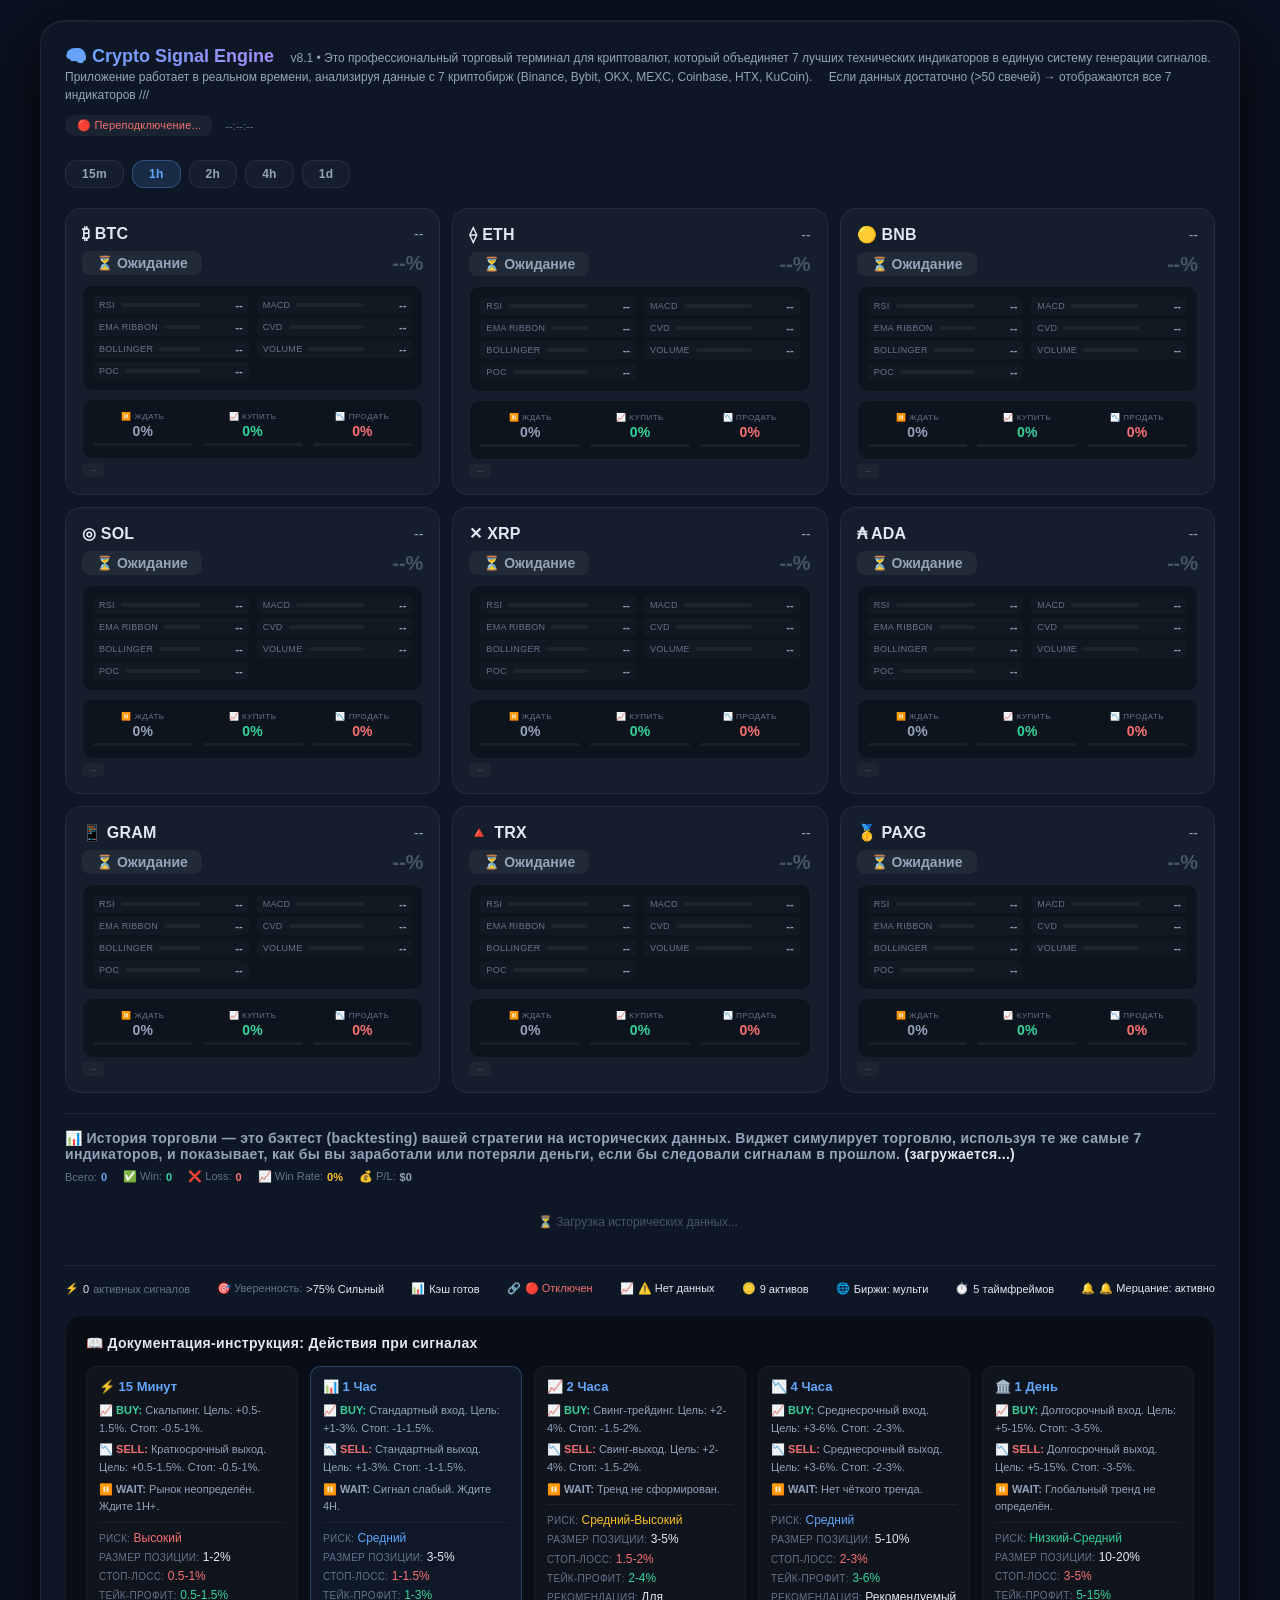
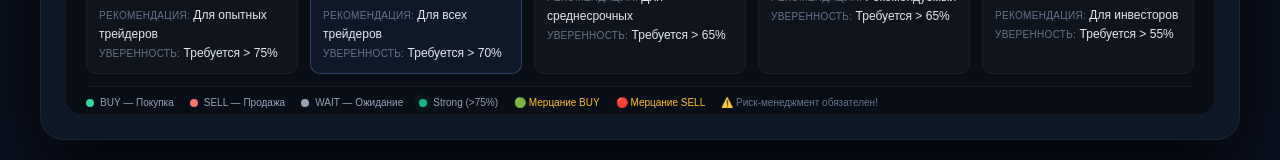
<file: widget-ALL.html>
<!DOCTYPE html>
<html lang="ru">
<head>
    <meta charset="UTF-8" />
    <meta name="viewport" content="width=device-width, initial-scale=1.0" />
    <title>Crypto Signal Widget — Все 7 Индикаторов</title>
    <style>
        /* ============================================================
               GLOBAL RESET & BASE STYLES
            ============================================================ */
        * {
            margin: 0;
            padding: 0;
            box-sizing: border-box;
        }

        body {
            background: #0b1120;
            display: flex;
            justify-content: center;
            align-items: flex-start;
            min-height: 100vh;
            font-family: 'Inter', -apple-system, BlinkMacSystemFont, 'Segoe UI', Roboto, sans-serif;
            padding: 20px;
            margin: 0;
        }

        #signal-widget {
            width: 100%;
            max-width: 1200px;
            margin: 0 auto;
        }

        /* ============================================================
               WIDGET CORE STYLES
            ============================================================ */
        .crypto-signal-widget {
            font-family: 'Inter', -apple-system, BlinkMacSystemFont, 'Segoe UI', Roboto, sans-serif;
            background: rgba(16, 24, 40, 0.92);
            backdrop-filter: blur(20px);
            -webkit-backdrop-filter: blur(20px);
            border-radius: 24px;
            padding: 24px;
            box-shadow: 0 20px 60px rgba(0, 0, 0, 0.8), inset 0 1px 0 rgba(255, 255, 255, 0.05);
            border: 1px solid rgba(255, 255, 255, 0.06);
            color: #e2e8f0;
            transition: all 0.3s ease;
        }

        .widget-header {
            display: flex;
            justify-content: space-between;
            align-items: center;
            margin-bottom: 24px;
            flex-wrap: wrap;
            gap: 12px;
        }

        .widget-title {
            font-size: 18px;
            font-weight: 700;
            background: linear-gradient(135deg, #60a5fa, #a78bfa);
            -webkit-background-clip: text;
            -webkit-text-fill-color: transparent;
            background-clip: text;
        }

        .widget-version {
            font-size: 12px;
            color: #94a3b8;
            margin-left: 12px;
            font-weight: 400;
            -webkit-text-fill-color: #94a3b8;
        }

        .widget-status-group {
            display: flex;
            align-items: center;
            gap: 12px;
            flex-wrap: wrap;
        }

        .ws-status {
            font-size: 11px;
            color: #94a3b8;
            background: rgba(255, 255, 255, 0.05);
            padding: 4px 12px;
            border-radius: 20px;
            font-weight: 500;
            letter-spacing: 0.2px;
        }

        .last-update {
            font-size: 11px;
            color: #64748b;
            font-weight: 400;
        }

        .tf-group {
            display: flex;
            gap: 8px;
            margin-bottom: 20px;
            flex-wrap: wrap;
        }

        .tf-btn {
            padding: 6px 16px;
            border-radius: 12px;
            border: 1px solid rgba(255, 255, 255, 0.08);
            background: rgba(255, 255, 255, 0.03);
            color: #94a3b8;
            font-size: 12px;
            font-weight: 600;
            cursor: pointer;
            transition: all 0.2s ease;
            letter-spacing: 0.3px;
            font-family: inherit;
            outline: none;
        }

        .tf-btn:hover {
            background: rgba(255, 255, 255, 0.08);
        }

        .tf-btn.active {
            background: rgba(96, 165, 250, 0.15);
            color: #60a5fa;
            border-color: rgba(96, 165, 250, 0.3);
        }

        /* ============================================================
               СИГНАЛЬНАЯ СЕТКА — КАРТОЧКИ
            ============================================================ */
        .signal-grid {
            display: grid;
            grid-template-columns: repeat(auto-fit, minmax(280px, 1fr));
            gap: 12px;
            margin-bottom: 16px;
        }

        .signal-card {
            background: rgba(255, 255, 255, 0.03);
            border-radius: 16px;
            padding: 16px;
            border: 1px solid rgba(255, 255, 255, 0.06);
            transition: all 0.3s ease;
            cursor: default;
            position: relative;
            overflow: visible;
        }

        .signal-card:hover {
            background: rgba(255, 255, 255, 0.06);
            border-color: rgba(96, 165, 250, 0.2);
            transform: translateY(-2px);
            box-shadow: 0 8px 25px rgba(0, 0, 0, 0.3);
        }

        /* ============================================================
               МЕРЦАЮЩАЯ ОБВОДКА
            ============================================================ */
        @keyframes glow-border-green-60 { 0% { border-color: rgba(52,211,153,0.2); } 50% { border-color: rgba(52,211,153,0.5); } 100% { border-color: rgba(52,211,153,0.2); } }
        @keyframes glow-border-green-65 { 0% { border-color: rgba(52,211,153,0.3); } 50% { border-color: rgba(52,211,153,0.6); } 100% { border-color: rgba(52,211,153,0.3); } }
        @keyframes glow-border-green-70 { 0% { border-color: rgba(52,211,153,0.4); } 50% { border-color: rgba(52,211,153,0.7); } 100% { border-color: rgba(52,211,153,0.4); } }
        @keyframes glow-border-green-75 { 0% { border-color: rgba(52,211,153,0.5); } 50% { border-color: #34d399; } 100% { border-color: rgba(52,211,153,0.5); } }
        @keyframes glow-border-green-80 { 0% { border-color: rgba(52,211,153,0.6); } 50% { border-color: #10b981; box-shadow:0 0 20px rgba(52,211,153,0.2); } 100% { border-color: rgba(52,211,153,0.6); } }

        @keyframes glow-border-red-60 { 0% { border-color: rgba(248,113,113,0.2); } 50% { border-color: rgba(248,113,113,0.5); } 100% { border-color: rgba(248,113,113,0.2); } }
        @keyframes glow-border-red-65 { 0% { border-color: rgba(248,113,113,0.3); } 50% { border-color: rgba(248,113,113,0.6); } 100% { border-color: rgba(248,113,113,0.3); } }
        @keyframes glow-border-red-70 { 0% { border-color: rgba(248,113,113,0.4); } 50% { border-color: rgba(248,113,113,0.7); } 100% { border-color: rgba(248,113,113,0.4); } }
        @keyframes glow-border-red-75 { 0% { border-color: rgba(248,113,113,0.5); } 50% { border-color: #f87171; } 100% { border-color: rgba(248,113,113,0.5); } }
        @keyframes glow-border-red-80 { 0% { border-color: rgba(248,113,113,0.6); } 50% { border-color: #ef4444; box-shadow:0 0 20px rgba(248,113,113,0.2); } 100% { border-color: rgba(248,113,113,0.6); } }

        .signal-card.buy-60 { animation: glow-border-green-60 2s ease-in-out infinite; }
        .signal-card.buy-65 { animation: glow-border-green-65 1.5s ease-in-out infinite; }
        .signal-card.buy-70 { animation: glow-border-green-70 1.2s ease-in-out infinite; }
        .signal-card.buy-75 { animation: glow-border-green-75 0.9s ease-in-out infinite; }
        .signal-card.buy-80 { animation: glow-border-green-80 0.6s ease-in-out infinite; }

        .signal-card.sell-60 { animation: glow-border-red-60 2s ease-in-out infinite; }
        .signal-card.sell-65 { animation: glow-border-red-65 1.5s ease-in-out infinite; }
        .signal-card.sell-70 { animation: glow-border-red-70 1.2s ease-in-out infinite; }
        .signal-card.sell-75 { animation: glow-border-red-75 0.9s ease-in-out infinite; }
        .signal-card.sell-80 { animation: glow-border-red-80 0.6s ease-in-out infinite; }

        .signal-card.neutral { animation: none !important; border-color: rgba(255,255,255,0.06) !important; box-shadow: none !important; }

        /* ============================================================
               БЭЙДЖ УРОВНЯ СИГНАЛА
            ============================================================ */
        .signal-strength-badge {
            position: absolute;
            top: 8px;
            right: 8px;
            font-size: 9px;
            font-weight: 700;
            padding: 2px 10px;
            border-radius: 20px;
            opacity: 0;
            transition: all 0.5s ease;
            letter-spacing: 0.5px;
            z-index: 5;
            text-transform: uppercase;
            pointer-events: none;
            border: 1px solid transparent;
        }
        .signal-strength-badge.visible { opacity: 1; }
        .signal-strength-badge.buy { background: rgba(52,211,153,0.15); color: #34d399; border-color: rgba(52,211,153,0.3); }
        .signal-strength-badge.buy-strong { background: rgba(52,211,153,0.25); color: #10b981; border-color: rgba(52,211,153,0.5); }
        .signal-strength-badge.sell { background: rgba(248,113,113,0.15); color: #f87171; border-color: rgba(248,113,113,0.3); }
        .signal-strength-badge.sell-strong { background: rgba(248,113,113,0.25); color: #ef4444; border-color: rgba(248,113,113,0.5); }

        /* ============================================================
               ВСЕ 7 ИНДИКАТОРОВ
            ============================================================ */
        .indicators-grid {
            display: grid;
            grid-template-columns: 1fr 1fr;
            gap: 4px 8px;
            margin: 10px 0 8px 0;
            padding: 10px;
            background: rgba(0, 0, 0, 0.3);
            border-radius: 10px;
            border: 1px solid rgba(255, 255, 255, 0.05);
            min-height: 70px;
        }

        .indicator-item {
            display: flex;
            justify-content: space-between;
            align-items: center;
            padding: 3px 6px;
            border-radius: 4px;
            font-size: 10px;
            font-weight: 500;
            transition: all 0.3s ease;
            background: rgba(255, 255, 255, 0.02);
        }

        .indicator-item .ind-label {
            color: #64748b;
            font-weight: 400;
            font-size: 9px;
            text-transform: uppercase;
            letter-spacing: 0.3px;
        }

        .indicator-item .ind-value {
            font-weight: 600;
            font-size: 11px;
            transition: color 0.3s ease;
            min-width: 36px;
            text-align: right;
        }

        .indicator-item .ind-value.bullish { color: #34d399; }
        .indicator-item .ind-value.bearish { color: #f87171; }
        .indicator-item .ind-value.neutral { color: #94a3b8; }
        .indicator-item .ind-value.strong-bullish { color: #10b981; text-shadow: 0 0 10px rgba(52,211,153,0.3); }
        .indicator-item .ind-value.strong-bearish { color: #ef4444; text-shadow: 0 0 10px rgba(248,113,113,0.3); }

        .indicator-bar-wrap {
            flex: 1;
            margin: 0 6px;
            height: 4px;
            background: rgba(255, 255, 255, 0.05);
            border-radius: 4px;
            overflow: hidden;
            position: relative;
        }
        .indicator-bar-fill {
            height: 100%;
            border-radius: 4px;
            transition: width 0.8s cubic-bezier(0.4, 0, 0.2, 1);
            width: 50%;
        }
        .indicator-bar-fill.bullish { background: linear-gradient(90deg, #34d399, #6ee7b7); }
        .indicator-bar-fill.bearish { background: linear-gradient(90deg, #f87171, #fca5a5); }
        .indicator-bar-fill.neutral { background: linear-gradient(90deg, #64748b, #94a3b8); }

        /* ============================================================
               ИНДИКАТОРЫ ДЕЙСТВИЙ (WAIT/BUY/SELL)
            ============================================================ */
        .action-indicators {
            display: flex;
            gap: 6px;
            margin: 8px 0 4px 0;
            padding: 8px;
            background: rgba(0, 0, 0, 0.3);
            border-radius: 10px;
            border: 1px solid rgba(255, 255, 255, 0.05);
        }

        .action-indicator {
            flex: 1;
            text-align: center;
            padding: 4px 2px;
            border-radius: 6px;
            font-size: 10px;
            font-weight: 600;
            letter-spacing: 0.2px;
            transition: all 0.4s ease;
            position: relative;
        }

        .action-indicator .label {
            display: block;
            font-size: 8px;
            font-weight: 400;
            color: #64748b;
            text-transform: uppercase;
            margin-bottom: 2px;
            letter-spacing: 0.5px;
        }

        .action-indicator .value {
            display: block;
            font-size: 14px;
            font-weight: 700;
            transition: color 0.3s ease;
        }

        .action-indicator .bar-bg {
            width: 100%;
            height: 3px;
            background: rgba(255, 255, 255, 0.05);
            border-radius: 4px;
            margin-top: 4px;
            overflow: hidden;
            position: relative;
        }

        .action-indicator .bar-fill {
            height: 100%;
            border-radius: 4px;
            transition: width 0.8s cubic-bezier(0.4, 0, 0.2, 1);
            width: 0%;
        }

        .action-indicator.wait .bar-fill { background: linear-gradient(90deg, #64748b, #94a3b8); }
        .action-indicator.buy .bar-fill { background: linear-gradient(90deg, #34d399, #6ee7b7); }
        .action-indicator.sell .bar-fill { background: linear-gradient(90deg, #f87171, #fca5a5); }

        .action-indicator.wait.active { background: rgba(148,163,184,0.1); }
        .action-indicator.buy.active { background: rgba(52,211,153,0.1); }
        .action-indicator.sell.active { background: rgba(248,113,113,0.1); }

        .action-indicator.wait .value { color: #94a3b8; }
        .action-indicator.buy .value { color: #34d399; }
        .action-indicator.sell .value { color: #f87171; }

        @keyframes pulse-glow { 0%,100% { opacity:1; } 50% { opacity:0.7; } }
        .action-indicator.active .value { animation: pulse-glow 2s ease-in-out infinite; }

        .card-footer {
            margin-top: 4px;
            display: flex;
            gap: 4px;
            flex-wrap: wrap;
        }

        .tf-signal {
            font-size: 9px;
            color: #475569;
            background: rgba(255, 255, 255, 0.03);
            padding: 2px 8px;
            border-radius: 4px;
            font-weight: 500;
            transition: color 0.3s ease;
        }

        .card-header {
            display: flex;
            justify-content: space-between;
            align-items: center;
            margin-bottom: 8px;
        }

        .asset-name {
            font-weight: 700;
            font-size: 16px;
            letter-spacing: 0.2px;
        }

        .asset-price {
            font-size: 14px;
            color: #94a3b8;
            font-weight: 500;
        }

        .card-body {
            display: flex;
            justify-content: space-between;
            align-items: center;
            margin-bottom: 10px;
        }

        .signal-direction {
            font-size: 14px;
            font-weight: 600;
            padding: 4px 14px;
            border-radius: 8px;
            background: rgba(255, 255, 255, 0.05);
            color: #94a3b8;
            transition: all 0.3s ease;
        }

        .signal-confidence {
            font-size: 20px;
            font-weight: 700;
            color: #475569;
            transition: color 0.3s ease;
        }

        /* ============================================================
               ИСТОРИЯ ТОРГОВЛИ
            ============================================================ */
        .trade-history-section {
            margin-top: 20px;
            padding-top: 16px;
            border-top: 1px solid rgba(255, 255, 255, 0.06);
        }

        .trade-history-header {
            display: flex;
            justify-content: space-between;
            align-items: center;
            margin-bottom: 12px;
            flex-wrap: wrap;
            gap: 8px;
        }

        .trade-history-title {
            font-size: 14px;
            font-weight: 600;
            color: #94a3b8;
            letter-spacing: 0.3px;
        }

        .trade-history-title span { color: #e2e8f0; }

        .trade-history-stats {
            display: flex;
            gap: 16px;
            font-size: 11px;
            color: #64748b;
            flex-wrap: wrap;
        }

        .trade-history-stats .stat-item {
            display: flex;
            align-items: center;
            gap: 4px;
        }
        .trade-history-stats .stat-value { font-weight: 600; color: #e2e8f0; }
        .stat-value.win { color: #34d399; }
        .stat-value.loss { color: #f87171; }
        .stat-value.total { color: #60a5fa; }

        .trade-history-grid {
            display: grid;
            grid-template-columns: repeat(auto-fit, minmax(280px, 1fr));
            gap: 10px;
            max-height: 300px;
            overflow-y: auto;
            padding-right: 4px;
        }

        .trade-history-grid::-webkit-scrollbar { width: 4px; }
        .trade-history-grid::-webkit-scrollbar-track { background: rgba(255,255,255,0.02); border-radius: 10px; }
        .trade-history-grid::-webkit-scrollbar-thumb { background: rgba(255,255,255,0.1); border-radius: 10px; }

        .trade-card {
            background: rgba(255, 255, 255, 0.03);
            border-radius: 10px;
            padding: 10px 12px;
            border: 1px solid rgba(255, 255, 255, 0.04);
            transition: all 0.2s ease;
            display: flex;
            justify-content: space-between;
            align-items: center;
        }

        .trade-card:hover {
            background: rgba(255, 255, 255, 0.06);
            border-color: rgba(255, 255, 255, 0.08);
        }

        .trade-card .trade-info { display: flex; flex-direction: column; gap: 2px; }
        .trade-card .trade-asset { font-weight: 600; font-size: 12px; color: #e2e8f0; }
        .trade-card .trade-detail { font-size: 10px; color: #64748b; }
        .trade-card .trade-result { text-align: right; }
        .trade-card .trade-profit { font-weight: 700; font-size: 13px; }
        .trade-card .trade-profit.positive { color: #34d399; }
        .trade-card .trade-profit.negative { color: #f87171; }
        .trade-card .trade-profit.neutral { color: #94a3b8; }
        .trade-card .trade-time { font-size: 9px; color: #475569; }

        .trade-direction-badge {
            font-size: 9px;
            padding: 2px 8px;
            border-radius: 4px;
            font-weight: 600;
        }
        .trade-direction-badge.buy-badge { background: rgba(52,211,153,0.15); color: #34d399; }
        .trade-direction-badge.sell-badge { background: rgba(248,113,113,0.15); color: #f87171; }

        /* ============================================================
               ФУТЕР
            ============================================================ */
        .widget-footer {
            display: flex;
            justify-content: space-between;
            font-size: 11px;
            color: #64748b;
            border-top: 1px solid rgba(255, 255, 255, 0.05);
            padding-top: 16px;
            margin-top: 16px;
            flex-wrap: wrap;
            gap: 8px;
        }
        .footer-stat { display: flex; align-items: center; gap: 4px; }
        .footer-stat span { color: #e2e8f0; font-weight: 500; }

        /* ============================================================
               ДОКУМЕНТАЦИЯ
            ============================================================ */
        .documentation-section {
            margin-top: 20px;
            padding: 16px 20px;
            background: rgba(0, 0, 0, 0.4);
            border-radius: 16px;
            border: 1px solid rgba(255, 255, 255, 0.05);
            font-size: 12px;
            line-height: 1.6;
            color: #94a3b8;
            max-height: 400px;
            overflow-y: auto;
        }

        .documentation-section::-webkit-scrollbar { width: 4px; }
        .documentation-section::-webkit-scrollbar-track { background: rgba(255,255,255,0.02); border-radius: 10px; }
        .documentation-section::-webkit-scrollbar-thumb { background: rgba(255,255,255,0.1); border-radius: 10px; }

        .documentation-section h3 {
            color: #e2e8f0;
            font-size: 14px;
            margin-bottom: 12px;
            font-weight: 600;
            letter-spacing: 0.3px;
        }

        .documentation-section .doc-grid {
            display: grid;
            grid-template-columns: repeat(auto-fit, minmax(200px, 1fr));
            gap: 12px;
            margin-bottom: 12px;
        }

        .documentation-section .doc-card {
            background: rgba(255, 255, 255, 0.03);
            border-radius: 10px;
            padding: 10px 12px;
            border: 1px solid rgba(255, 255, 255, 0.05);
        }

        .documentation-section .doc-card .tf-name {
            font-weight: 600;
            color: #60a5fa;
            font-size: 13px;
        }

        .documentation-section .doc-card .action-buy { color: #34d399; font-weight: 600; }
        .documentation-section .doc-card .action-sell { color: #f87171; font-weight: 600; }
        .documentation-section .doc-card .action-wait { color: #94a3b8; font-weight: 600; }

        .documentation-section .doc-card .risk-label {
            color: #64748b;
            font-size: 10px;
            text-transform: uppercase;
            letter-spacing: 0.3px;
        }
        .documentation-section .doc-card .risk-value { color: #e2e8f0; font-weight: 500; }

        .doc-legend {
            display: flex;
            gap: 16px;
            flex-wrap: wrap;
            padding: 8px 0;
            border-top: 1px solid rgba(255, 255, 255, 0.05);
            margin-top: 8px;
        }

        .doc-legend .legend-item {
            display: flex;
            align-items: center;
            gap: 6px;
            font-size: 10px;
            color: #94a3b8;
        }

        .doc-legend .legend-dot {
            width: 8px;
            height: 8px;
            border-radius: 50%;
            display: inline-block;
        }

        .doc-legend .legend-dot.buy-dot { background: #34d399; }
        .doc-legend .legend-dot.sell-dot { background: #f87171; }
        .doc-legend .legend-dot.wait-dot { background: #94a3b8; }
        .doc-legend .legend-dot.strong-dot { background: #10b981; box-shadow: 0 0 10px rgba(52,211,153,0.3); }

        /* ============================================================
               RESPONSIVE
            ============================================================ */
        @media (max-width: 640px) {
            .crypto-signal-widget { padding: 16px; }
            .signal-grid { grid-template-columns: 1fr; gap: 8px; }
            .signal-card { padding: 12px; }
            .widget-title { font-size: 16px; }
            .widget-version { display: none; }
            .widget-header { flex-direction: column; align-items: flex-start; }
            .widget-status-group { width: 100%; justify-content: space-between; }
            .action-indicators { flex-direction: row; gap: 4px; padding: 6px; }
            .action-indicator .value { font-size: 12px; }
            .action-indicator .label { font-size: 7px; }
            .indicators-grid { grid-template-columns: 1fr 1fr; gap: 3px 6px; padding: 8px; }
            .indicator-item { font-size: 9px; padding: 2px 4px; }
            .indicator-item .ind-value { font-size: 10px; min-width: 30px; }
            .trade-history-grid { grid-template-columns: 1fr; max-height: 200px; }
            .trade-history-stats { font-size: 10px; gap: 8px; }
            .signal-strength-badge { font-size: 7px; padding: 1px 6px; top: 4px; right: 4px; }
        }

        @media (max-width: 400px) {
            .indicators-grid { grid-template-columns: 1fr 1fr; }
        }

        ::-webkit-scrollbar { width: 4px; height: 4px; }
        ::-webkit-scrollbar-track { background: rgba(255,255,255,0.02); border-radius: 10px; }
        ::-webkit-scrollbar-thumb { background: rgba(255,255,255,0.1); border-radius: 10px; }
        ::-webkit-scrollbar-thumb:hover { background: rgba(255,255,255,0.2); }
    </style>
</head>
<body>

    <div id="signal-widget"></div>

    <script>
        /**
         * ================================================================
         *  CRYPTO SIGNAL WIDGET — ИСПРАВЛЕННАЯ ВЕРСИЯ 8.1
         *  
         *  ИСПРАВЛЕНИЯ:
         *  - Исправлена ошибка с createEmptySignal при вызове без параметров
         *  - Добавлены проверки на существование DOM элементов
         *  - Исправлена обработка индикаторов при пустых данных
         *  - Улучшена отказоустойчивость загрузчика
         *  - Исправлено обновление UI при отсутствии данных
         * ================================================================
         */

        (function() {
            'use strict';

            // ============================================================
            //  КОНФИГУРАЦИЯ
            // ============================================================

            const CONFIG = {
                assets: ['BTC', 'ETH', 'BNB', 'SOL', 'XRP', 'ADA', 'GRAM', 'TRX', 'PAXG'],
                symbolMap: {
                    'BTC': 'BTCUSDT',
                    'ETH': 'ETHUSDT',
                    'BNB': 'BNBUSDT',
                    'SOL': 'SOLUSDT',
                    'XRP': 'XRPUSDT',
                    'ADA': 'ADAUSDT',
                    'GRAM': 'GRAMUSDT',
                    'TRX': 'TRXUSDT',
                    'PAXG': 'PAXGUSDT'
                },
                timeframes: ['15m', '1h', '2h', '4h', '1d'],
                wsEndpoint: 'wss://stream.binance.com:9443/ws',
                cacheTTL: 300000,
                maxCandles: 1000,
                historyCandles: 1500,
                minCandlesRequired: 50,
                trading: {
                    minConfidence: 65,
                    minProfitPercent: 1.0,
                    maxLossPercent: 2.0,
                    positionSize: 1000
                }
            };

            // ============================================================
            //  МУЛЬТИ-БИРЖЕВОЙ ЗАГРУЗЧИК
            // ============================================================

            const EXCHANGE_CONFIG = {
                restEndpoints: [
                    { id: 'binance', url: 'https://api.binance.com/api/v3/klines', format: 'binance' },
                    { id: 'bybit', url: 'https://api.bybit.com/v5/market/kline', format: 'bybit' },
                    { id: 'okx', url: 'https://www.okx.com/api/v5/market/history-candles', format: 'okx' },
                    { id: 'mexc', url: 'https://api.mexc.com/api/v3/klines', format: 'binance' },
                    { id: 'coinbase', url: 'https://api.exchange.coinbase.com/products', format: 'coinbase' },
                    { id: 'htx', url: 'https://api.huobi.pro/market/history/kline', format: 'htx' },
                    { id: 'kucoin', url: 'https://api.kucoin.com/api/v1/market/candles', format: 'kucoin' }
                ],
                timeout: 8000
            };

            const ASSET_DISPLAY_NAMES = {
                'BTC': '₿ BTC',
                'ETH': '⟠ ETH',
                'BNB': '🟡 BNB',
                'SOL': '◎ SOL',
                'XRP': '✕ XRP',
                'ADA': '₳ ADA',
                'GRAM': '📱 GRAM',
                'TRX': '🔺 TRX',
                'PAXG': '🥇 PAXG'
            };

            const INDICATOR_LABELS = {
                rsi: 'RSI',
                macd: 'MACD',
                ema: 'EMA Ribbon',
                cvd: 'CVD',
                bb: 'Bollinger',
                volume: 'Volume',
                poc: 'POC'
            };

            // ============================================================
            //  ДОКУМЕНТАЦИЯ
            // ============================================================

            const TRADING_GUIDE = {
                '15m': {
                    name: '15 Минут',
                    icon: '⚡',
                    action: { BUY: 'Скальпинг. Цель: +0.5-1.5%. Стоп: -0.5-1%.', SELL: 'Краткосрочный выход. Цель: +0.5-1.5%. Стоп: -0.5-1%.', WAIT: 'Рынок неопределён. Ждите 1H+.' },
                    risk: 'Высокий',
                    riskLevel: 'high',
                    recommended: 'Для опытных трейдеров',
                    positionSize: '1-2%',
                    stopLoss: '0.5-1%',
                    takeProfit: '0.5-1.5%',
                    confidence: 'Требуется > 75%'
                },
                '1h': {
                    name: '1 Час',
                    icon: '📊',
                    action: { BUY: 'Стандартный вход. Цель: +1-3%. Стоп: -1-1.5%.', SELL: 'Стандартный выход. Цель: +1-3%. Стоп: -1-1.5%.', WAIT: 'Сигнал слабый. Ждите 4H.' },
                    risk: 'Средний',
                    riskLevel: 'medium',
                    recommended: 'Для всех трейдеров',
                    positionSize: '3-5%',
                    stopLoss: '1-1.5%',
                    takeProfit: '1-3%',
                    confidence: 'Требуется > 70%'
                },
                '2h': {
                    name: '2 Часа',
                    icon: '📈',
                    action: { BUY: 'Свинг-трейдинг. Цель: +2-4%. Стоп: -1.5-2%.', SELL: 'Свинг-выход. Цель: +2-4%. Стоп: -1.5-2%.', WAIT: 'Тренд не сформирован.' },
                    risk: 'Средний-Высокий',
                    riskLevel: 'medium-high',
                    recommended: 'Для среднесрочных',
                    positionSize: '3-5%',
                    stopLoss: '1.5-2%',
                    takeProfit: '2-4%',
                    confidence: 'Требуется > 65%'
                },
                '4h': {
                    name: '4 Часа',
                    icon: '📉',
                    action: { BUY: 'Среднесрочный вход. Цель: +3-6%. Стоп: -2-3%.', SELL: 'Среднесрочный выход. Цель: +3-6%. Стоп: -2-3%.', WAIT: 'Нет чёткого тренда.' },
                    risk: 'Средний',
                    riskLevel: 'medium',
                    recommended: 'Рекомендуемый',
                    positionSize: '5-10%',
                    stopLoss: '2-3%',
                    takeProfit: '3-6%',
                    confidence: 'Требуется > 65%'
                },
                '1d': {
                    name: '1 День',
                    icon: '🏛️',
                    action: { BUY: 'Долгосрочный вход. Цель: +5-15%. Стоп: -3-5%.', SELL: 'Долгосрочный выход. Цель: +5-15%. Стоп: -3-5%.', WAIT: 'Глобальный тренд не определён.' },
                    risk: 'Низкий-Средний',
                    riskLevel: 'low-medium',
                    recommended: 'Для инвесторов',
                    positionSize: '10-20%',
                    stopLoss: '3-5%',
                    takeProfit: '5-15%',
                    confidence: 'Требуется > 55%'
                }
            };

            // ============================================================
            //  СОСТОЯНИЕ
            // ============================================================

            const state = {
                marketData: new Map(),
                signals: new Map(),
                actionScores: new Map(),
                indicatorScores: new Map(),
                tradeHistory: [],
                tradeStats: { totalTrades: 0, wins: 0, losses: 0, totalProfit: 0, winRate: 0, avgProfit: 0 },
                ws: null,
                reconnectAttempts: 0,
                maxReconnectAttempts: 10,
                isConnected: false,
                updateInterval: null,
                signalThrottle: null,
                currentTF: '1h',
                historyLoaded: false,
                assetAvailability: {},
                loadingStatus: {},
                dataLoadAttempts: {}
            };

            const cache = new Map();
            const els = {};

            // ============================================================
            //  МУЛЬТИ-БИРЖЕВОЙ ЗАГРУЗЧИК
            // ============================================================

            async function fetchHistoricalData(symbol, limit, interval) {
                limit = limit || CONFIG.historyCandles;
                interval = interval || '1h';

                const intervalMap = {
                    '15m': { binance: '15m', bybit: '15', okx: '15m', mexc: '15m', htx: '15min', kucoin: '15min' },
                    '1h': { binance: '1h', bybit: '60', okx: '1H', mexc: '1h', htx: '60min', kucoin: '1hour' },
                    '2h': { binance: '2h', bybit: '120', okx: '2H', mexc: '2h', htx: '2hour', kucoin: '2hour' },
                    '4h': { binance: '4h', bybit: '240', okx: '4H', mexc: '4h', htx: '4hour', kucoin: '4hour' },
                    '1d': { binance: '1d', bybit: 'D', okx: '1D', mexc: '1d', htx: '1day', kucoin: '1day' }
                };

                for (const exchange of EXCHANGE_CONFIG.restEndpoints) {
                    try {
                        const startTime = performance.now();
                        let url = '';
                        const intervalStr = intervalMap[interval]?.[exchange.id] || '1h';

                        switch (exchange.id) {
                            case 'binance':
                                url = `${exchange.url}?symbol=${symbol}&interval=${intervalStr}&limit=${limit}`;
                                break;
                            case 'bybit':
                                url = `${exchange.url}?symbol=${symbol}&interval=${intervalStr}&limit=${limit}`;
                                break;
                            case 'okx':
                                url = `${exchange.url}?instId=${symbol}&bar=${intervalStr}&limit=${limit}`;
                                break;
                            case 'mexc':
                                url = `${exchange.url}?symbol=${symbol}&interval=${intervalStr}&limit=${limit}`;
                                break;
                            case 'coinbase':
                                const granularity = interval === '1h' ? 3600 : interval === '15m' ? 900 : interval === '2h' ?
                                    7200 : interval === '4h' ? 14400 : 86400;
                                url = `${exchange.url}/${symbol}/candles?granularity=${granularity}`;
                                break;
                            case 'htx':
                                url = `${exchange.url}?symbol=${symbol.toLowerCase()}&period=${intervalStr}&size=${limit}`;
                                break;
                            case 'kucoin':
                                url = `${exchange.url}?symbol=${symbol}&type=${intervalStr}&limit=${limit}`;
                                break;
                            default:
                                continue;
                        }

                        const controller = new AbortController();
                        const timeoutId = setTimeout(() => controller.abort(), EXCHANGE_CONFIG.timeout);

                        const response = await fetch(url, {
                            headers: { 'Accept': 'application/json', 'User-Agent': 'Mozilla/5.0' },
                            signal: controller.signal
                        });

                        clearTimeout(timeoutId);

                        if (!response.ok) continue;

                        const data = await response.json();
                        const endTime = performance.now();

                        let candles = parseExchangeData(data, exchange.id);

                        if (candles && candles.length >= CONFIG.minCandlesRequired) {
                            return candles;
                        }

                    } catch (error) {
                        // Продолжаем со следующей биржей
                    }
                }

                return [];
            }

            function parseExchangeData(data, exchangeId) {
                try {
                    switch (exchangeId) {
                        case 'binance':
                        case 'mexc':
                            return data.map(k => ({
                                time: k[0],
                                open: parseFloat(k[1]),
                                high: parseFloat(k[2]),
                                low: parseFloat(k[3]),
                                close: parseFloat(k[4]),
                                volume: parseFloat(k[5])
                            }));
                        case 'bybit':
                            if (data.result?.list) {
                                return data.result.list.map(k => ({
                                    time: parseInt(k[0]),
                                    open: parseFloat(k[1]),
                                    high: parseFloat(k[2]),
                                    low: parseFloat(k[3]),
                                    close: parseFloat(k[4]),
                                    volume: parseFloat(k[5])
                                }));
                            }
                            return [];
                        case 'okx':
                            if (data.data) {
                                return data.data.map(k => ({
                                    time: parseInt(k[0]),
                                    open: parseFloat(k[1]),
                                    high: parseFloat(k[2]),
                                    low: parseFloat(k[3]),
                                    close: parseFloat(k[4]),
                                    volume: parseFloat(k[5])
                                }));
                            }
                            return [];
                        case 'coinbase':
                            return data.map(k => ({
                                time: parseInt(k[0]) * 1000,
                                open: parseFloat(k[3]),
                                high: parseFloat(k[2]),
                                low: parseFloat(k[1]),
                                close: parseFloat(k[4]),
                                volume: parseFloat(k[5])
                            }));
                        case 'htx':
                            if (data.data) {
                                return data.data.map(k => ({
                                    time: parseInt(k[0]) * 1000,
                                    open: parseFloat(k[1]),
                                    high: parseFloat(k[2]),
                                    low: parseFloat(k[3]),
                                    close: parseFloat(k[4]),
                                    volume: parseFloat(k[5])
                                }));
                            }
                            return [];
                        case 'kucoin':
                            if (data.data) {
                                return data.data.map(k => ({
                                    time: parseInt(k[0]),
                                    open: parseFloat(k[1]),
                                    high: parseFloat(k[2]),
                                    low: parseFloat(k[3]),
                                    close: parseFloat(k[4]),
                                    volume: parseFloat(k[5])
                                }));
                            }
                            return [];
                        default:
                            return [];
                    }
                } catch (e) {
                    return [];
                }
            }

            // ============================================================
            //  РЕНДЕРИНГ
            // ============================================================

            function renderWidget() {
                const container = document.getElementById('signal-widget');
                if (!container) {
                    console.error('❌ Контейнер #signal-widget не найден');
                    return;
                }

                container.innerHTML = `
                    <div class="crypto-signal-widget">
                        <div class="widget-header">
                            <div>
                                <span class="widget-title">🧠 Crypto Signal Engine</span>
                                <span class="widget-version">v8.1 • Это профессиональный торговый терминал для криптовалют, который объединяет 7 лучших технических индикаторов в единую систему генерации сигналов. Приложение работает в реальном времени, анализируя данные с 7 криптобирж (Binance, Bybit, OKX, MEXC, Coinbase, HTX, KuCoin).</span>
                                <span class="widget-version">Если данных достаточно (>50 свечей) → отображаются все 7 индикаторов ///</span> \n
                            </div>
                            <div class="widget-status-group">
                                <span class="ws-status" id="ws-status">⚡ Подключение...</span>
                                <span class="last-update" id="last-update">--:--:--</span>
                            </div>
                        </div>

                        <div class="tf-group" id="tf-group">
                            ${CONFIG.timeframes.map(tf => `
                                <button class="tf-btn ${tf === '1h' ? 'active' : ''}" data-tf="${tf}">${tf}</button>
                            `).join('')}
                        </div>

                        <div class="signal-grid" id="signal-grid">
                            ${CONFIG.assets.map(asset => `
                                <div class="signal-card neutral" data-asset="${asset}">
                                    <div class="signal-strength-badge" id="badge-${asset}"></div>
                                    <div class="card-header">
                                        <span class="asset-name">${ASSET_DISPLAY_NAMES[asset] || asset}</span>
                                        <span class="asset-price">--</span>
                                    </div>
                                    <div class="card-body">
                                        <span class="signal-direction">⏳ Ожидание</span>
                                        <span class="signal-confidence">--%</span>
                                    </div>
                                    <div class="indicators-grid" id="indicators-${asset}">
                                        ${['rsi', 'macd', 'ema', 'cvd', 'bb', 'volume', 'poc'].map(ind => `
                                            <div class="indicator-item" data-indicator="${ind}">
                                                <span class="ind-label">${INDICATOR_LABELS[ind]}</span>
                                                <div class="indicator-bar-wrap">
                                                    <div class="indicator-bar-fill neutral" style="width:0%"></div>
                                                </div>
                                                <span class="ind-value neutral">--</span>
                                            </div>
                                        `).join('')}
                                    </div>
                                    <div class="action-indicators" id="action-${asset}">
                                        <div class="action-indicator wait" data-action="wait">
                                            <span class="label">⏸️ Ждать</span>
                                            <span class="value">0%</span>
                                            <div class="bar-bg"><div class="bar-fill" style="width:0%"></div></div>
                                        </div>
                                        <div class="action-indicator buy" data-action="buy">
                                            <span class="label">📈 Купить</span>
                                            <span class="value">0%</span>
                                            <div class="bar-bg"><div class="bar-fill" style="width:0%"></div></div>
                                        </div>
                                        <div class="action-indicator sell" data-action="sell">
                                            <span class="label">📉 Продать</span>
                                            <span class="value">0%</span>
                                            <div class="bar-bg"><div class="bar-fill" style="width:0%"></div></div>
                                        </div>
                                    </div>
                                    <div class="card-footer">
                                        <span class="tf-signal">--</span>
                                    </div>
                                </div>
                            `).join('')}
                        </div>

                        <div class="trade-history-section">
                            <div class="trade-history-header">
                                <div class="trade-history-title">📊 История торговли — это бэктест (backtesting) вашей стратегии на исторических данных. Виджет симулирует торговлю, используя те же самые 7 индикаторов, и показывает, как бы вы заработали или потеряли деньги, если бы следовали сигналам в прошлом. <span id="history-asset-count">(загружается...)</span></div>
                                <div class="trade-history-stats" id="trade-stats">
                                    <div class="stat-item">Всего: <span class="stat-value total" id="stat-total">0</span></div>
                                    <div class="stat-item">✅ Win: <span class="stat-value win" id="stat-wins">0</span></div>
                                    <div class="stat-item">❌ Loss: <span class="stat-value loss" id="stat-losses">0</span></div>
                                    <div class="stat-item">📈 Win Rate: <span class="stat-value" id="stat-winrate" style="color:#fbbf24;">0%</span></div>
                                    <div class="stat-item">💰 P/L: <span class="stat-value" id="stat-pl" style="color:#94a3b8;">$0</span></div>
                                </div>
                            </div>
                            <div class="trade-history-grid" id="trade-history-grid">
                                <div style="grid-column:1/-1; text-align:center; color:#475569; font-size:12px; padding:20px;">⏳ Загрузка исторических данных...</div>
                            </div>
                        </div>

                        <div class="widget-footer">
                            <div class="footer-stat">⚡ <span id="signal-count">0</span> активных сигналов</div>
                            <div class="footer-stat">🎯 Уверенность: <span style="color:#e2e8f0;">>75% Сильный</span></div>
                            <div class="footer-stat">📊 <span id="cache-status">Кэш готов</span></div>
                            <div class="footer-stat">🔗 <span id="connection-info">WebSocket</span></div>
                            <div class="footer-stat">📈 <span id="history-status">История: загрузка...</span></div>
                            <div class="footer-stat">🪙 <span id="asset-count">${CONFIG.assets.length} активов</span></div>
                            <div class="footer-stat">🌐 <span id="exchange-info">Биржи: мульти</span></div>
                            <div class="footer-stat">⏱️ <span id="tf-info">5 таймфреймов</span></div>
                            <div class="footer-stat">🔔 <span id="visual-status">Мерцание: активно</span></div>
                        </div>

                        <div class="documentation-section" id="doc-section">
                            <h3>📖 Документация-инструкция: Действия при сигналах</h3>
                            <div class="doc-grid" id="doc-grid">
                                ${CONFIG.timeframes.map(tf => {
                                    const guide = TRADING_GUIDE[tf];
                                    if (!guide) return '';
                                    return `
                                        <div class="doc-card" data-tf="${tf}">
                                            <div class="tf-name">${guide.icon} ${guide.name}</div>
                                            <div style="margin:4px 0; font-size:11px;">
                                                <span class="action-buy">📈 BUY:</span> ${guide.action.BUY}
                                            </div>
                                            <div style="margin:4px 0; font-size:11px;">
                                                <span class="action-sell">📉 SELL:</span> ${guide.action.SELL}
                                            </div>
                                            <div style="margin:4px 0; font-size:11px;">
                                                <span class="action-wait">⏸️ WAIT:</span> ${guide.action.WAIT}
                                            </div>
                                            <div style="margin-top:6px; padding-top:6px; border-top:1px solid rgba(255,255,255,0.05);">
                                                <div><span class="risk-label">Риск:</span> <span class="risk-value" style="color:${guide.riskLevel === 'high' ? '#f87171' : guide.riskLevel === 'medium-high' ? '#fbbf24' : guide.riskLevel === 'medium' ? '#60a5fa' : '#34d399'}">${guide.risk}</span></div>
                                                <div><span class="risk-label">Размер позиции:</span> <span class="risk-value">${guide.positionSize}</span></div>
                                                <div><span class="risk-label">Стоп-лосс:</span> <span class="risk-value" style="color:#f87171;">${guide.stopLoss}</span></div>
                                                <div><span class="risk-label">Тейк-профит:</span> <span class="risk-value" style="color:#34d399;">${guide.takeProfit}</span></div>
                                                <div><span class="risk-label">Рекомендация:</span> <span class="risk-value">${guide.recommended}</span></div>
                                                <div><span class="risk-label">Уверенность:</span> <span class="risk-value">${guide.confidence}</span></div>
                                            </div>
                                        </div>
                                    `;
                                }).join('')}
                            </div>
                            <div class="doc-legend">
                                <span class="legend-item"><span class="legend-dot buy-dot"></span> BUY — Покупка</span>
                                <span class="legend-item"><span class="legend-dot sell-dot"></span> SELL — Продажа</span>
                                <span class="legend-item"><span class="legend-dot wait-dot"></span> WAIT — Ожидание</span>
                                <span class="legend-item"><span class="legend-dot strong-dot"></span> Strong (>75%)</span>
                                <span class="legend-item" style="color:#fbbf24;">🟢 Мерцание BUY</span>
                                <span class="legend-item" style="color:#fbbf24;">🔴 Мерцание SELL</span>
                                <span class="legend-item" style="color:#64748b;">⚠️ Риск-менеджмент обязателен!</span>
                            </div>
                            <div style="margin-top:8px; padding:8px 12px; background:rgba(255,255,255,0.03); border-radius:8px; font-size:11px; color:#94a3b8;">
                                <strong style="color:#e2e8f0;">📌 Общие правила:</strong><br>
                                • Используйте 4H как основной таймфрейм для входа<br>
                                • 1H и 2H — для уточнения точек входа<br>
                                • 15m — только для скальпинга (опытные трейдеры)<br>
                                • 1D — для долгосрочных инвестиций<br>
                                • Всегда используйте стоп-лосс!<br>
                                • Не рискуйте более 2-3% депозита на одну сделку<br>
                                • Диверсифицируйте активы (не более 30% в один актив) 
                                </div>
                            <span>Данное приложение — это мощный инструмент для принятия торговых решений, но не гарантия прибыли.</span>
                            <span>🧠 РАСШИФРОВКА 7 ИНДИКАТОРОВ
                                1. RSI (Индекс относительной силы) — Вес 15%
                                Значение	Сигнал	Баллы
                                RSI < 30	Перепроданность → BUY	+15
                                RSI < 40	Легкая перепроданность → BUY	+5
                                RSI > 70	Перекупленность → SELL	-15
                                RSI > 60	Легкая перекупленность → SELL	-5
                                40-60	Нейтрально	0
                                2. MACD (12, 26, 9) — Вес 20%
                                Ситуация	Сигнал	Баллы
                                Hist > 0 И MACD > Signal	Бычий момент → BUY	+20
                                Hist < 0 И MACD < Signal	Медвежий момент → SELL	-20
                                Hist растет	Усиление бычьего момента → BUY	+10
                                Hist падает	Усиление медвежьего момента → SELL	-10
                                3. EMA Ribbon (8, 13, 21, 50) — Вес 20%
                                Ситуация	Сигнал	Баллы
                                Цена > EMA8 > EMA13 > EMA21 > EMA50	Сильный бычий тренд → BUY	+20
                                Цена < EMA8 < EMA13 < EMA21 < EMA50	Сильный медвежий тренд → SELL	-20
                                4. CVD (Кумулятивный объемный дельта) — Вес 15%
                                Ситуация	Сигнал	Баллы
                                CVD растет и > 0	Покупатели доминируют → BUY	+15
                                CVD падает и < 0	Продавцы доминируют → SELL	-15
                                5. Bollinger Bands (20, 2) — Вес 15%
                                Ситуация	Сигнал	Баллы
                                Цена < Нижняя полоса	Экстремальная перепроданность → BUY	+15
                                Цена > Верхняя полоса	Экстремальная перекупленность → SELL	-15
                                Сужение полос + цена выше среднего	Ожидание пробоя вверх → BUY	+10
                                Сужение полос + цена ниже среднего	Ожидание пробоя вниз → SELL	-10
                                6. Volume Spike (Аномальный объем) — Вес 10%
                                Ситуация	Сигнал	Баллы
                                Объем > 1.5x среднего И цена > EMA8	Подтверждение бычьего движения → BUY	+10
                                Объем > 1.5x среднего И цена < EMA8	Подтверждение медвежьего движения → SELL	-10
                                7. POC (Point of Control) — Вес 5%
                                Ситуация	Сигнал	Баллы
                                Цена у POC И цена > EMA8	Уровень поддержки → BUY	+5
                                Цена у POC И цена < EMA8	Уровень сопротивления → SELL	-5</span>
                        </div>
                    </div>
                `;

                // Сохраняем ссылки
                els.grid = document.getElementById('signal-grid');
                els.status = document.getElementById('ws-status');
                els.lastUpdate = document.getElementById('last-update');
                els.signalCount = document.getElementById('signal-count');
                els.cacheStatus = document.getElementById('cache-status');
                els.connectionInfo = document.getElementById('connection-info');
                els.historyGrid = document.getElementById('trade-history-grid');
                els.historyAssetCount = document.getElementById('history-asset-count');
                els.historyStatus = document.getElementById('history-status');
                els.assetCount = document.getElementById('asset-count');
                els.exchangeInfo = document.getElementById('exchange-info');
                els.tfInfo = document.getElementById('tf-info');
                els.visualStatus = document.getElementById('visual-status');
                els.docGrid = document.getElementById('doc-grid');
                els.tfButtons = document.querySelectorAll('.tf-btn');

                els.statTotal = document.getElementById('stat-total');
                els.statWins = document.getElementById('stat-wins');
                els.statLosses = document.getElementById('stat-losses');
                els.statWinrate = document.getElementById('stat-winrate');
                els.statPl = document.getElementById('stat-pl');

                if (els.tfInfo) els.tfInfo.textContent = `${CONFIG.timeframes.length} таймфреймов`;
                if (els.visualStatus) els.visualStatus.textContent = '🔔 Мерцание: активно';

                els.tfButtons.forEach(btn => {
                    btn.addEventListener('click', function(e) {
                        els.tfButtons.forEach(b => b.classList.remove('active'));
                        this.classList.add('active');
                        state.currentTF = this.dataset.tf;
                        generateSignals();
                        if (els.docGrid) {
                            const cards = els.docGrid.querySelectorAll('.doc-card');
                            cards.forEach(card => {
                                card.style.borderColor = 'rgba(255,255,255,0.05)';
                                card.style.background = 'rgba(255,255,255,0.03)';
                                if (card.dataset.tf === state.currentTF) {
                                    card.style.borderColor = 'rgba(96,165,250,0.3)';
                                    card.style.background = 'rgba(96,165,250,0.08)';
                                }
                            });
                        }
                    });
                });

                setTimeout(() => {
                    if (els.docGrid) {
                        const cards = els.docGrid.querySelectorAll('.doc-card');
                        cards.forEach(card => {
                            if (card.dataset.tf === state.currentTF) {
                                card.style.borderColor = 'rgba(96,165,250,0.3)';
                                card.style.background = 'rgba(96,165,250,0.08)';
                            }
                        });
                    }
                }, 100);
            }

            // ============================================================
            //  WEB SOCKET
            // ============================================================

            function setupWebSocket() {
                const streams = CONFIG.assets
                    .map(a => `${CONFIG.symbolMap[a].toLowerCase()}@kline_1m`)
                    .join('/');

                try {
                    state.ws = new WebSocket(`${CONFIG.wsEndpoint}/${streams}`);

                    state.ws.onopen = function() {
                        state.isConnected = true;
                        state.reconnectAttempts = 0;
                        updateStatus('🟢 Live', '#34d399');
                        if (els.connectionInfo) {
                            els.connectionInfo.textContent = '🟢 Подключен';
                            els.connectionInfo.style.color = '#34d399';
                        }
                        if (els.exchangeInfo) {
                            els.exchangeInfo.textContent = '🌐 Binance WS + Мульти REST';
                        }
                    };

                    state.ws.onmessage = function(event) {
                        try {
                            const data = JSON.parse(event.data);
                            if (data && data.k) {
                                handleKlineData(data);
                            }
                        } catch (error) {}
                    };

                    state.ws.onerror = function(error) {
                        console.warn('⚠️ Ошибка WebSocket:', error);
                        updateStatus('⚠️ Ошибка', '#f87171');
                    };

                    state.ws.onclose = function() {
                        state.isConnected = false;
                        updateStatus('🔴 Переподключение...', '#f87171');
                        if (els.connectionInfo) {
                            els.connectionInfo.textContent = '🔴 Отключен';
                            els.connectionInfo.style.color = '#f87171';
                        }
                        reconnectWebSocket();
                    };
                } catch (e) {
                    console.warn('⚠️ Ошибка создания WebSocket:', e);
                }
            }

            function reconnectWebSocket() {
                if (state.reconnectAttempts >= state.maxReconnectAttempts) {
                    updateStatus('❌ Ошибка', '#ef4444');
                    return;
                }
                state.reconnectAttempts++;
                const delay = Math.min(1000 * state.reconnectAttempts, 30000);
                setTimeout(() => {
                    if (!state.isConnected) {
                        setupWebSocket();
                    }
                }, delay);
            }

            function updateStatus(text, color) {
                if (els.status) {
                    els.status.textContent = text;
                    els.status.style.color = color || '#94a3b8';
                }
            }

            // ============================================================
            //  ОБРАБОТКА ДАННЫХ
            // ============================================================

            function handleKlineData(data) {
                const k = data.k;
                const symbol = data.s;
                const asset = Object.keys(CONFIG.symbolMap).find(
                    key => CONFIG.symbolMap[key] === symbol
                );

                if (!asset || !CONFIG.assets.includes(asset)) return;

                if (!state.marketData.has(asset)) {
                    state.marketData.set(asset, []);
                }

                const candles = state.marketData.get(asset);
                candles.push({
                    open: parseFloat(k.o),
                    high: parseFloat(k.h),
                    low: parseFloat(k.l),
                    close: parseFloat(k.c),
                    volume: parseFloat(k.v),
                    time: k.T
                });

                if (candles.length > CONFIG.maxCandles) {
                    candles.splice(0, 100);
                }

                if (!state.signalThrottle) {
                    state.signalThrottle = setTimeout(() => {
                        generateSignals();
                        state.signalThrottle = null;
                    }, 30000);
                }

                updatePriceDisplay(asset, parseFloat(k.c));
            }

            function updatePriceDisplay(asset, price) {
                const card = els.grid?.querySelector(`[data-asset="${asset}"]`);
                if (!card) return;
                const priceEl = card.querySelector('.asset-price');
                if (priceEl) {
                    priceEl.textContent = `$${price.toFixed(2)}`;
                }
            }

            // ============================================================
            //  ИНДИКАТОРЫ
            // ============================================================

            function calculateRSI(data, period) {
                if (!data || data.length < period + 1) {
                    return Array(data ? data.length : 1).fill(50);
                }
                const changes = [];
                for (let i = 1; i < data.length; i++) {
                    changes.push(data[i] - data[i - 1]);
                }
                let avgGain = 0,
                    avgLoss = 0;
                const len = Math.min(period, changes.length);
                for (let i = 0; i < len; i++) {
                    if (changes[i] >= 0) avgGain += changes[i];
                    else avgLoss += Math.abs(changes[i]);
                }
                avgGain /= period;
                avgLoss /= period || 1;
                const rsi = [100 - (100 / (1 + (avgGain / (avgLoss || 1))))];
                for (let i = period; i < changes.length; i++) {
                    const gain = changes[i] >= 0 ? changes[i] : 0;
                    const loss = changes[i] < 0 ? Math.abs(changes[i]) : 0;
                    avgGain = ((avgGain * (period - 1)) + gain) / period;
                    avgLoss = ((avgLoss * (period - 1)) + loss) / period;
                    rsi.push(100 - (100 / (1 + (avgGain / (avgLoss || 1)))));
                }
                return rsi;
            }

            function calculateEMA(data, period) {
                if (!data || data.length === 0) return [];
                const ema = [];
                const k = 2 / (period + 1);
                let sum = 0;
                for (let i = 0; i < data.length; i++) {
                    if (i < period) {
                        sum += data[i];
                        ema.push(sum / (i + 1));
                    } else {
                        ema.push((data[i] * k) + (ema[i - 1] * (1 - k)));
                    }
                }
                return ema;
            }

            function calculateMACD(data, fast, slow, signal) {
                if (!data || data.length < slow) {
                    return { macd: [], signal: [], histogram: [] };
                }
                const emaFast = calculateEMA(data, fast);
                const emaSlow = calculateEMA(data, slow);
                const macdLine = emaFast.map((v, i) => v - emaSlow[i]);
                const signalLine = calculateEMA(macdLine.slice(slow - fast), signal);
                const histogram = macdLine.slice(slow - fast).map((v, i) => v - signalLine[i]);
                return {
                    macd: macdLine.slice(slow - fast),
                    signal: signalLine,
                    histogram: histogram
                };
            }

            function calculateATR(candles, period) {
                if (!candles || candles.length < period + 1) {
                    return Array(candles ? candles.length : 1).fill(0.01);
                }
                const tr = [];
                for (let i = 1; i < candles.length; i++) {
                    const h = candles[i].high;
                    const l = candles[i].low;
                    const pc = candles[i - 1].close;
                    tr.push(Math.max(h - l, Math.abs(h - pc), Math.abs(l - pc)));
                }
                const atr = [];
                let sum = 0;
                for (let i = 0; i < tr.length; i++) {
                    if (i < period) {
                        sum += tr[i];
                        atr.push(sum / (i + 1));
                    } else {
                        atr.push(((atr[i - 1] * (period - 1)) + tr[i]) / period);
                    }
                }
                return atr;
            }

            function calculatePOC(candles) {
                if (!candles || candles.length === 0) return 0;
                const priceLevels = new Map();
                const minP = Math.min(...candles.map(c => c.low));
                const maxP = Math.max(...candles.map(c => c.high));
                const bucketSize = (maxP - minP) / 50 || 0.01;
                candles.forEach(c => {
                    const bucket = Math.floor(c.close / (bucketSize || 0.01));
                    priceLevels.set(bucket, (priceLevels.get(bucket) || 0) + c.volume);
                });
                let maxVol = 0,
                    pocBucket = 0;
                for (const [bucket, vol] of priceLevels) {
                    if (vol > maxVol) { maxVol = vol;
                        pocBucket = bucket; }
                }
                return pocBucket * (bucketSize || 0.01) + (bucketSize || 0.01) / 2;
            }

            function calculateCVD(candles) {
                if (!candles || candles.length < 2) return [];
                const cvd = [];
                let cum = 0;
                for (let i = 1; i < candles.length; i++) {
                    const change = candles[i].close - candles[i - 1].close;
                    const vol = candles[i].volume;
                    const delta = change > 0 ? vol * (change / candles[i - 1].close) :
                        change < 0 ? -vol * (Math.abs(change) / candles[i - 1].close) : 0;
                    cum += delta;
                    cvd.push(cum);
                }
                return cvd;
            }

            function calculateBB(data, period, stdDev) {
                if (!data || data.length < period) {
                    return { upper: [], middle: [], lower: [] };
                }
                const upper = [],
                    middle = [],
                    lower = [];
                for (let i = period - 1; i < data.length; i++) {
                    const slice = data.slice(i - period + 1, i + 1);
                    const mean = slice.reduce((a, b) => a + b, 0) / period;
                    const variance = slice.reduce((a, b) => a + Math.pow(b - mean, 2), 0) / period;
                    const std = Math.sqrt(variance);
                    middle.push(mean);
                    upper.push(mean + stdDev * std);
                    lower.push(mean - stdDev * std);
                }
                return { upper, middle, lower };
            }

            function aggregateCandles(candles, tf) {
                if (!candles || candles.length === 0) return [];
                const tfMap = { '15m': 15, '1h': 60, '2h': 120, '4h': 240, '1d': 1440 };
                const minutes = tfMap[tf] || 60;
                const agg = [];
                let current = null;
                for (const c of candles) {
                    if (!current) { current = { ...c };
                        continue; }
                    const diff = (c.time - current.time) / (60 * 1000);
                    if (diff >= minutes) {
                        agg.push(current);
                        current = { ...c };
                    } else {
                        current.high = Math.max(current.high, c.high);
                        current.low = Math.min(current.low, c.low);
                        current.close = c.close;
                        current.volume += c.volume;
                    }
                }
                if (current) agg.push(current);
                return agg;
            }

            // ============================================================
            //  ГЕНЕРАЦИЯ СИГНАЛА
            // ============================================================

            function calculateActionProbabilities(indicators, netScore, buyScore, sellScore, maxScore) {
                let buyProb = Math.min((buyScore / maxScore) * 100, 100);
                let sellProb = Math.min((sellScore / maxScore) * 100, 100);

                const trendStrength = indicators.trendStrength || 0;
                const bbWidth = parseFloat(indicators.bbWidth) || 10;

                if (bbWidth < 5) {
                    buyProb = buyProb * 0.7;
                    sellProb = sellProb * 0.7;
                }

                if (Math.abs(trendStrength) > 2) {
                    if (trendStrength > 0) {
                        buyProb = Math.min(buyProb * 1.3, 100);
                        sellProb = sellProb * 0.7;
                    } else {
                        sellProb = Math.min(sellProb * 1.3, 100);
                        buyProb = buyProb * 0.7;
                    }
                }

                let waitProb = Math.max(100 - (buyProb + sellProb), 0);

                buyProb = Math.round(Math.max(0, Math.min(buyProb, 100)));
                sellProb = Math.round(Math.max(0, Math.min(sellProb, 100)));
                waitProb = Math.round(Math.max(0, Math.min(100 - buyProb - sellProb, 100)));

                return { wait: waitProb, buy: buyProb, sell: sellProb };
            }

            function createEmptySignal(asset, tf, status) {
                status = status || '⏳ Загрузка...';
                const emptyIndicators = {
                    rsi: 0,
                    macd: 0,
                    ema: 0,
                    cvd: 0,
                    bb: 0,
                    volume: 0,
                    poc: 0
                };
                state.indicatorScores.set(asset, emptyIndicators);
                return {
                    asset: asset,
                    timeframe: tf || '1h',
                    direction: 'NEUTRAL',
                    confidence: 0,
                    rawScore: { buy: 0, sell: 0, net: 0 },
                    price: 0,
                    timestamp: Date.now(),
                    indicators: {
                        rsi: 0,
                        macd: '0',
                        ema8: '0',
                        ema50: '0',
                        atr: '0',
                        bbWidth: '0',
                        trendStrength: '0'
                    },
                    actionProbabilities: { wait: 100, buy: 0, sell: 0 },
                    indicatorScores: emptyIndicators,
                    status: status
                };
            }

            function generateSignal(asset, tf) {
                tf = tf || state.currentTF || '1h';
                let rawCandles = state.marketData.get(asset);

                if (!rawCandles || rawCandles.length < CONFIG.minCandlesRequired) {
                    if (!state.loadingStatus[asset]) {
                        state.loadingStatus[asset] = true;
                        loadAssetData(asset).then(() => {
                            state.loadingStatus[asset] = false;
                            generateSignals();
                        });
                    }
                    return createEmptySignal(asset, tf, '⏳ Загрузка...');
                }

                const candles = aggregateCandles(rawCandles, tf);
                if (!candles || candles.length < CONFIG.minCandlesRequired) {
                    return createEmptySignal(asset, tf, '⏳ Недостаточно данных');
                }

                const closes = candles.map(c => c.close);
                const volumes = candles.map(c => c.volume);

                // ---- ВЫЧИСЛЕНИЕ ВСЕХ 7 ИНДИКАТОРОВ ----
                const rsi = calculateRSI(closes, 14);
                const currentRSI = rsi.length > 0 ? rsi[rsi.length - 1] : 50;

                const macd = calculateMACD(closes, 12, 26, 9);
                const hist = macd.histogram;
                const currentHist = hist.length > 0 ? hist[hist.length - 1] : 0;
                const currentMACD = macd.macd.length > 0 ? macd.macd[macd.macd.length - 1] : 0;
                const currentSignal = macd.signal.length > 0 ? macd.signal[macd.signal.length - 1] : 0;
                const prevHist = hist.length > 1 ? hist[hist.length - 2] : currentHist;

                const ema8 = calculateEMA(closes, 8);
                const ema13 = calculateEMA(closes, 13);
                const ema21 = calculateEMA(closes, 21);
                const ema50 = calculateEMA(closes, 50);
                const close = closes[closes.length - 1];
                const e8 = ema8.length > 0 ? ema8[ema8.length - 1] : close;
                const e13 = ema13.length > 0 ? ema13[ema13.length - 1] : close;
                const e21 = ema21.length > 0 ? ema21[ema21.length - 1] : close;
                const e50 = ema50.length > 0 ? ema50[ema50.length - 1] : close;

                const atrArr = calculateATR(candles, 14);
                const atr = atrArr.length > 0 ? atrArr[atrArr.length - 1] : 0.01;

                const poc = calculatePOC(candles);

                const cvdArr = calculateCVD(candles);
                const cvd = cvdArr.length > 0 ? cvdArr[cvdArr.length - 1] : 0;
                const cvdPrev = cvdArr.length > 1 ? cvdArr[cvdArr.length - 2] : cvd;

                const bb = calculateBB(closes, 20, 2);
                const bbUpper = bb.upper.length > 0 ? bb.upper[bb.upper.length - 1] : close * 1.05;
                const bbLower = bb.lower.length > 0 ? bb.lower[bb.lower.length - 1] : close * 0.95;
                const bbMiddle = bb.middle.length > 0 ? bb.middle[bb.middle.length - 1] : close;
                const bbWidth = (bbUpper - bbLower) / (bbMiddle || 1);

                const vol = volumes[volumes.length - 1] || 0;
                const volAvg = volumes.slice(-20).reduce((a, b) => a + b, 0) / 20 || 1;

                // ---- СКОРИНГ ----
                let buyScore = 0,
                    sellScore = 0;
                const indicatorDetails = {};

                // 1. RSI (15%)
                let rsiScore = 0;
                if (currentRSI < 30) { buyScore += 15;
                    rsiScore = 15; } else if (currentRSI > 70) { sellScore += 15;
                    rsiScore = -15; } else if (currentRSI < 40) { buyScore += 5;
                    rsiScore = 5; } else if (currentRSI > 60) { sellScore += 5;
                    rsiScore = -5; }
                indicatorDetails.rsi = rsiScore;

                // 2. MACD (20%)
                let macdScore = 0;
                if (currentHist > 0 && currentMACD > currentSignal) { buyScore += 20;
                    macdScore = 20; } else if (currentHist < 0 && currentMACD < currentSignal) { sellScore += 20;
                    macdScore = -20; } else if (currentHist > prevHist) { buyScore += 10;
                    macdScore = 10; } else if (currentHist < prevHist) { sellScore += 10;
                    macdScore = -10; }
                indicatorDetails.macd = macdScore;

                // 3. EMA Ribbon (20%)
                let emaScore = 0;
                if (close > e8 && e8 > e13 && e13 > e21 && e21 > e50) { buyScore += 20;
                    emaScore = 20; } else if (close < e8 && e8 < e13 && e13 < e21 && e21 < e50) { sellScore += 20;
                    emaScore = -20; }
                indicatorDetails.ema = emaScore;

                // 4. CVD (15%)
                let cvdScore = 0;
                if (cvd > cvdPrev && cvd > 0) { buyScore += 15;
                    cvdScore = 15; } else if (cvd < cvdPrev && cvd < 0) { sellScore += 15;
                    cvdScore = -15; }
                indicatorDetails.cvd = cvdScore;

                // 5. Bollinger Bands (15%)
                let bbScore = 0;
                if (close < bbLower) { buyScore += 15;
                    bbScore = 15; } else if (close > bbUpper) { sellScore += 15;
                    bbScore = -15; } else if (bbWidth < 0.1 && close > bbMiddle) { buyScore += 10;
                    bbScore = 10; } else if (bbWidth < 0.1 && close < bbMiddle) { sellScore += 10;
                    bbScore = -10; }
                indicatorDetails.bb = bbScore;

                // 6. Volume Spike (10%)
                let volScore = 0;
                const volRatio = vol / (volAvg || 1);
                if (volRatio > 1.5 && close > e8) { buyScore += 10;
                    volScore = 10; } else if (volRatio > 1.5 && close < e8) { sellScore += 10;
                    volScore = -10; }
                indicatorDetails.volume = volScore;

                // 7. POC (5%)
                let pocScore = 0;
                const pocDist = Math.abs(close - poc) / (atr || 0.01);
                if (pocDist < 0.2 && close > e8) { buyScore += 5;
                    pocScore = 5; } else if (pocDist < 0.2 && close < e8) { sellScore += 5;
                    pocScore = -5; }
                indicatorDetails.poc = pocScore;

                const netScore = buyScore - sellScore;
                const confidence = Math.min(Math.abs(netScore), 100);
                const trendStrength = (close - e50) / (atr || 0.01);

                let direction = 'NEUTRAL';
                let finalConfidence = confidence;

                if (netScore > 30 && trendStrength > -1) {
                    direction = 'BUY';
                } else if (netScore < -30 && trendStrength < 1) {
                    direction = 'SELL';
                } else if (Math.abs(netScore) < 30 && bbWidth < 0.08) {
                    direction = 'NEUTRAL';
                    finalConfidence = 40;
                } else {
                    direction = 'NEUTRAL';
                    finalConfidence = Math.min(confidence, 50);
                }

                const indicators = {
                    rsi: currentRSI,
                    macd: currentHist,
                    bbWidth: (bbWidth * 100),
                    trendStrength: trendStrength,
                    close: close,
                    e50: e50,
                    atr: atr
                };

                const actionProbs = calculateActionProbabilities(
                    indicators,
                    netScore,
                    buyScore,
                    sellScore,
                    100
                );

                state.indicatorScores.set(asset, indicatorDetails);

                return {
                    asset: asset,
                    timeframe: tf,
                    direction: direction,
                    confidence: Math.round(finalConfidence),
                    rawScore: {
                        buy: Math.round(buyScore),
                        sell: Math.round(sellScore),
                        net: Math.round(netScore)
                    },
                    price: close,
                    timestamp: Date.now(),
                    indicators: {
                        rsi: Math.round(currentRSI),
                        macd: currentHist.toFixed(4),
                        ema8: e8.toFixed(2),
                        ema50: e50.toFixed(2),
                        atr: atr.toFixed(2),
                        bbWidth: (bbWidth * 100).toFixed(1),
                        trendStrength: trendStrength.toFixed(2)
                    },
                    actionProbabilities: actionProbs,
                    indicatorScores: indicatorDetails,
                    status: 'Активен'
                };
            }

            // ============================================================
            //  ЗАГРУЗКА ДАННЫХ
            // ============================================================

            async function loadAssetData(asset) {
                const symbol = CONFIG.symbolMap[asset];
                if (!symbol) return false;

                try {
                    const candles = await fetchHistoricalData(symbol, CONFIG.historyCandles, '1h');

                    if (candles && candles.length > 0) {
                        if (!state.marketData.has(asset)) {
                            state.marketData.set(asset, []);
                        }
                        const existing = state.marketData.get(asset) || [];
                        const merged = [...candles, ...existing];
                        const unique = merged.filter((c, index, self) =>
                            index === self.findIndex(t => t.time === c.time)
                        );
                        unique.sort((a, b) => a.time - b.time);
                        state.marketData.set(asset, unique);
                        state.assetAvailability[asset] = true;
                        return true;
                    } else {
                        state.assetAvailability[asset] = false;
                        return false;
                    }
                } catch (error) {
                    state.assetAvailability[asset] = false;
                    return false;
                }
            }

            async function loadAllAssetsData() {
                const loadingPromises = CONFIG.assets.map(asset => loadAssetData(asset));
                const results = await Promise.all(loadingPromises);
                const loadedCount = results.filter(r => r === true).length;
                return loadedCount;
            }

            // ============================================================
            //  ВИЗУАЛИЗАЦИЯ СИГНАЛОВ
            // ============================================================

            function updateSignalVisualization(asset, direction, confidence) {
                const card = els.grid?.querySelector(`[data-asset="${asset}"]`);
                if (!card) return;

                const badge = card.querySelector('.signal-strength-badge');

                const baseClasses = ['signal-card'];
                const currentClasses = card.className.split(' ');
                const keepClasses = currentClasses.filter(cls =>
                    !cls.startsWith('buy-') &&
                    !cls.startsWith('sell-') &&
                    cls !== 'neutral'
                );
                card.className = keepClasses.join(' ');

                if (badge) {
                    badge.className = 'signal-strength-badge';
                    badge.textContent = '';
                }

                if (direction === 'NEUTRAL' || confidence < 60) {
                    card.classList.add('neutral');
                    return;
                }

                let signalClass = '';
                let badgeText = '';
                let badgeClass = '';

                if (direction === 'BUY') {
                    if (confidence >= 80) {
                        signalClass = 'buy-80';
                        badgeText = '🔥 СИЛЬНЫЙ BUY';
                        badgeClass = 'buy-strong';
                    } else if (confidence >= 75) {
                        signalClass = 'buy-75';
                        badgeText = '💪 BUY 75%+';
                        badgeClass = 'buy-strong';
                    } else if (confidence >= 70) {
                        signalClass = 'buy-70';
                        badgeText = '📈 BUY 70%+';
                        badgeClass = 'buy';
                    } else if (confidence >= 65) {
                        signalClass = 'buy-65';
                        badgeText = '📈 BUY 65%+';
                        badgeClass = 'buy';
                    } else if (confidence >= 60) {
                        signalClass = 'buy-60';
                        badgeText = '📈 BUY 60%+';
                        badgeClass = 'buy';
                    }
                } else if (direction === 'SELL') {
                    if (confidence >= 80) {
                        signalClass = 'sell-80';
                        badgeText = '🔥 СИЛЬНЫЙ SELL';
                        badgeClass = 'sell-strong';
                    } else if (confidence >= 75) {
                        signalClass = 'sell-75';
                        badgeText = '💪 SELL 75%+';
                        badgeClass = 'sell-strong';
                    } else if (confidence >= 70) {
                        signalClass = 'sell-70';
                        badgeText = '📉 SELL 70%+';
                        badgeClass = 'sell';
                    } else if (confidence >= 65) {
                        signalClass = 'sell-65';
                        badgeText = '📉 SELL 65%+';
                        badgeClass = 'sell';
                    } else if (confidence >= 60) {
                        signalClass = 'sell-60';
                        badgeText = '📉 SELL 60%+';
                        badgeClass = 'sell';
                    }
                }

                if (signalClass) {
                    card.classList.add(signalClass);
                }

                if (badge && badgeText) {
                    badge.textContent = badgeText;
                    badge.className = `signal-strength-badge visible ${badgeClass}`;
                }
            }

            // ============================================================
            //  ОБНОВЛЕНИЕ UI
            // ============================================================

            function generateSignals() {
                const tf = state.currentTF || '1h';

                CONFIG.assets.forEach(asset => {
                    const signal = generateSignal(asset, tf);
                    if (signal) {
                        state.signals.set(asset, signal);
                        updateSignalCard(asset, signal);
                        updateActionIndicators(asset, signal.actionProbabilities);
                        updateIndicatorDisplay(asset, signal.indicatorScores);
                        updateSignalVisualization(asset, signal.direction, signal.confidence);
                    }
                });

                const active = Array.from(state.signals.values())
                    .filter(s => s && s.direction !== 'NEUTRAL' && s.confidence > 45);

                if (els.signalCount) els.signalCount.textContent = active.length;
                if (els.lastUpdate) els.lastUpdate.textContent = new Date().toLocaleTimeString();
                if (els.cacheStatus) els.cacheStatus.textContent = `📊 ${state.marketData.size} активов в кэше`;
            }

            function updateIndicatorDisplay(asset, scores) {
                if (!scores) return;

                const card = els.grid?.querySelector(`[data-asset="${asset}"]`);
                if (!card) return;

                const indicatorsContainer = card.querySelector('.indicators-grid');
                if (!indicatorsContainer) return;

                const items = indicatorsContainer.querySelectorAll('.indicator-item');
                const indicatorKeys = ['rsi', 'macd', 'ema', 'cvd', 'bb', 'volume', 'poc'];
                const maxScore = 20;

                items.forEach((item, index) => {
                    const key = indicatorKeys[index];
                    const score = scores[key] !== undefined ? scores[key] : 0;

                    const valueEl = item.querySelector('.ind-value');
                    const barFill = item.querySelector('.indicator-bar-fill');

                    if (!valueEl || !barFill) return;

                    let direction = 'neutral';
                    let displayValue = '0%';

                    if (score > 0) {
                        const percent = Math.min((score / maxScore) * 100, 100);
                        displayValue = `+${Math.round(percent)}%`;
                        direction = score >= 15 ? 'strong-bullish' : 'bullish';
                    } else if (score < 0) {
                        const percent = Math.min((Math.abs(score) / maxScore) * 100, 100);
                        displayValue = `-${Math.round(percent)}%`;
                        direction = Math.abs(score) >= 15 ? 'strong-bearish' : 'bearish';
                    } else {
                        displayValue = '0%';
                        direction = 'neutral';
                    }

                    valueEl.textContent = displayValue;
                    valueEl.className = `ind-value ${direction}`;

                    const barPercent = Math.min(Math.abs(score) / maxScore * 100, 100);
                    barFill.style.width = `${barPercent}%`;
                    barFill.className = `indicator-bar-fill ${direction === 'strong-bullish' || direction === 'bullish' ? 'bullish' : 
                                                         direction === 'strong-bearish' || direction === 'bearish' ? 'bearish' : 
                                                         'neutral'}`;
                });
            }

            function updateSignalCard(asset, signal) {
                if (!signal) return;
                const card = els.grid?.querySelector(`[data-asset="${asset}"]`);
                if (!card) return;

                const dirEl = card.querySelector('.signal-direction');
                const confEl = card.querySelector('.signal-confidence');
                const priceEl = card.querySelector('.asset-price');
                const tfEl = card.querySelector('.tf-signal');

                if (priceEl && signal.price) {
                    priceEl.textContent = `$${signal.price.toFixed(2)}`;
                }

                let color, bgColor, icon;
                if (signal.direction === 'BUY') {
                    color = '#34d399';
                    bgColor = 'rgba(52,211,153,0.15)';
                    icon = '📈';
                } else if (signal.direction === 'SELL') {
                    color = '#f87171';
                    bgColor = 'rgba(248,113,113,0.15)';
                    icon = '📉';
                } else {
                    color = '#94a3b8';
                    bgColor = 'rgba(255,255,255,0.05)';
                    icon = signal.status === '⏳ Загрузка...' ? '⏳' : '⏸️';
                }

                if (dirEl) {
                    dirEl.textContent = `${icon} ${signal.direction || 'Ожидание'}`;
                    dirEl.style.background = bgColor;
                    dirEl.style.color = color;
                }

                if (confEl) {
                    const conf = signal.confidence || 0;
                    confEl.textContent = conf > 0 ? `${conf}%` : '--%';
                    if (conf >= 75) confEl.style.color = '#34d399';
                    else if (conf >= 60) confEl.style.color = '#fbbf24';
                    else if (conf >= 45) confEl.style.color = '#f59e0b';
                    else confEl.style.color = '#475569';
                }

                if (tfEl && signal.indicators) {
                    tfEl.textContent = `RSI:${signal.indicators.rsi || 0} | MACD:${signal.indicators.macd || 0}`;
                    tfEl.style.color = signal.confidence >= 60 ? '#94a3b8' : '#475569';
                }
            }

            function updateActionIndicators(asset, probs) {
                if (!probs) return;
                const card = els.grid?.querySelector(`[data-asset="${asset}"]`);
                if (!card) return;

                const container = card.querySelector('.action-indicators');
                if (!container) return;

                const indicators = container.querySelectorAll('.action-indicator');
                indicators.forEach(indicator => {
                    const action = indicator.dataset.action;
                    const valueEl = indicator.querySelector('.value');
                    const barFill = indicator.querySelector('.bar-fill');
                    if (!valueEl || !barFill) return;

                    let percent = probs[action] || 0;
                    valueEl.textContent = `${percent}%`;
                    barFill.style.width = `${percent}%`;

                    if (percent > 30) {
                        indicator.classList.add('active');
                    } else {
                        indicator.classList.remove('active');
                    }
                });
            }

            // ============================================================
            //  ИСТОРИЯ ТОРГОВЛИ
            // ============================================================

            async function loadHistoricalData() {
                if (state.historyLoaded) {
                    loadTradeHistoryFromCache();
                    return;
                }

                if (els.historyStatus) els.historyStatus.textContent = '⏳ Загрузка истории...';

                const loadedCount = await loadAllAssetsData();

                if (loadedCount === 0) {
                    if (els.historyStatus) els.historyStatus.textContent = '⚠️ Нет данных';
                    return;
                }

                try {
                    const allTrades = [];

                    for (const asset of CONFIG.assets) {
                        const candles = state.marketData.get(asset);
                        if (!candles || candles.length < 100) continue;

                        const trades = runBacktest(asset, candles, '1h');
                        allTrades.push(...trades);
                    }

                    state.tradeHistory = allTrades.sort((a, b) => b.entryTime - a.entryTime);

                    try {
                        localStorage.setItem('tradeHistory', JSON.stringify({
                            trades: state.tradeHistory,
                            timestamp: Date.now()
                        }));
                    } catch (e) {}

                    state.historyLoaded = true;
                    updateTradeStats();
                    renderTradeHistory();

                    if (els.historyStatus) els.historyStatus.textContent = `✅ История: ${state.tradeHistory.length} сделок`;
                    if (els.historyAssetCount) els.historyAssetCount.textContent =
                        `(${CONFIG.assets.length} активов, ${state.tradeHistory.length} сделок)`;

                } catch (error) {
                    console.error('❌ Ошибка загрузки истории:', error);
                    if (els.historyStatus) els.historyStatus.textContent = '⚠️ Ошибка истории';
                    loadTradeHistoryFromCache();
                }
            }

            function runBacktest(asset, candles, tf) {
                const trades = [];
                let position = null;
                let entryPrice = 0;
                let entryTime = 0;
                let direction = '';

                const aggCandles = aggregateCandles(candles, tf);
                if (aggCandles.length < 100) return trades;

                const config = CONFIG.trading;

                for (let i = 100; i < aggCandles.length; i++) {
                    const windowCandles = aggCandles.slice(0, i + 1);
                    const currentCandle = windowCandles[windowCandles.length - 1];
                    const price = currentCandle.close;

                    const signal = generateSignalFromCandles(asset, windowCandles, tf);
                    if (!signal) continue;

                    if (!position) {
                        if (signal.confidence >= config.minConfidence) {
                            if (signal.direction === 'BUY' || signal.direction === 'SELL') {
                                position = {
                                    direction: signal.direction,
                                    entryPrice: price,
                                    entryTime: currentCandle.time,
                                    asset: asset,
                                    entryConfidence: signal.confidence
                                };
                                entryPrice = price;
                                entryTime = currentCandle.time;
                                direction = signal.direction;
                            }
                        }
                        continue;
                    }

                    if (position) {
                        const profitPercent = ((price - entryPrice) / entryPrice) * 100;
                        const isLong = direction === 'BUY';
                        const currentProfit = isLong ? profitPercent : -profitPercent;

                        if (currentProfit >= config.minProfitPercent) {
                            trades.push({
                                asset: asset,
                                direction: direction,
                                entryPrice: entryPrice,
                                exitPrice: price,
                                entryTime: entryTime,
                                exitTime: currentCandle.time,
                                profitPercent: currentProfit,
                                profit: (currentProfit / 100) * config.positionSize,
                                confidence: position.entryConfidence,
                                exitReason: 'take_profit'
                            });
                            position = null;
                            continue;
                        }

                        if (currentProfit <= -config.maxLossPercent) {
                            trades.push({
                                asset: asset,
                                direction: direction,
                                entryPrice: entryPrice,
                                exitPrice: price,
                                entryTime: entryTime,
                                exitTime: currentCandle.time,
                                profitPercent: currentProfit,
                                profit: (currentProfit / 100) * config.positionSize,
                                confidence: position.entryConfidence,
                                exitReason: 'stop_loss'
                            });
                            position = null;
                            continue;
                        }

                        const reverseSignal = generateSignalFromCandles(asset, windowCandles, tf);
                        if (reverseSignal && reverseSignal.confidence >= config.minConfidence) {
                            const isOpposite = (direction === 'BUY' && reverseSignal.direction === 'SELL') ||
                                (direction === 'SELL' && reverseSignal.direction === 'BUY');
                            if (isOpposite) {
                                trades.push({
                                    asset: asset,
                                    direction: direction,
                                    entryPrice: entryPrice,
                                    exitPrice: price,
                                    entryTime: entryTime,
                                    exitTime: currentCandle.time,
                                    profitPercent: currentProfit,
                                    profit: (currentProfit / 100) * config.positionSize,
                                    confidence: position.entryConfidence,
                                    exitReason: 'reverse_signal'
                                });
                                position = null;
                                continue;
                            }
                        }

                        const candlesHeld = windowCandles.length - i + 50;
                        if (candlesHeld > 50) {
                            trades.push({
                                asset: asset,
                                direction: direction,
                                entryPrice: entryPrice,
                                exitPrice: price,
                                entryTime: entryTime,
                                exitTime: currentCandle.time,
                                profitPercent: currentProfit,
                                profit: (currentProfit / 100) * config.positionSize,
                                confidence: position.entryConfidence,
                                exitReason: 'timeout'
                            });
                            position = null;
                            continue;
                        }
                    }
                }

                return trades;
            }

            function generateSignalFromCandles(asset, candles, tf) {
                if (!candles || candles.length < 100) return null;

                const closes = candles.map(c => c.close);
                const volumes = candles.map(c => c.volume);

                const rsi = calculateRSI(closes, 14);
                const currentRSI = rsi.length > 0 ? rsi[rsi.length - 1] : 50;

                const macd = calculateMACD(closes, 12, 26, 9);
                const hist = macd.histogram;
                const currentHist = hist.length > 0 ? hist[hist.length - 1] : 0;
                const currentMACD = macd.macd.length > 0 ? macd.macd[macd.macd.length - 1] : 0;
                const currentSignal = macd.signal.length > 0 ? macd.signal[macd.signal.length - 1] : 0;
                const prevHist = hist.length > 1 ? hist[hist.length - 2] : currentHist;

                const ema8 = calculateEMA(closes, 8);
                const ema13 = calculateEMA(closes, 13);
                const ema21 = calculateEMA(closes, 21);
                const ema50 = calculateEMA(closes, 50);
                const close = closes[closes.length - 1];
                const e8 = ema8.length > 0 ? ema8[ema8.length - 1] : close;
                const e13 = ema13.length > 0 ? ema13[ema13.length - 1] : close;
                const e21 = ema21.length > 0 ? ema21[ema21.length - 1] : close;
                const e50 = ema50.length > 0 ? ema50[ema50.length - 1] : close;

                const atrArr = calculateATR(candles, 14);
                const atr = atrArr.length > 0 ? atrArr[atrArr.length - 1] : 0.01;

                const poc = calculatePOC(candles);

                const cvdArr = calculateCVD(candles);
                const cvd = cvdArr.length > 0 ? cvdArr[cvdArr.length - 1] : 0;
                const cvdPrev = cvdArr.length > 1 ? cvdArr[cvdArr.length - 2] : cvd;

                const bb = calculateBB(closes, 20, 2);
                const bbUpper = bb.upper.length > 0 ? bb.upper[bb.upper.length - 1] : close * 1.05;
                const bbLower = bb.lower.length > 0 ? bb.lower[bb.lower.length - 1] : close * 0.95;
                const bbMiddle = bb.middle.length > 0 ? bb.middle[bb.middle.length - 1] : close;
                const bbWidth = (bbUpper - bbLower) / (bbMiddle || 1);

                const vol = volumes[volumes.length - 1] || 0;
                const volAvg = volumes.slice(-20).reduce((a, b) => a + b, 0) / 20 || 1;

                let buyScore = 0,
                    sellScore = 0;

                if (currentRSI < 30) buyScore += 15;
                else if (currentRSI > 70) sellScore += 15;
                else if (currentRSI < 40) buyScore += 5;
                else if (currentRSI > 60) sellScore += 5;

                if (currentHist > 0 && currentMACD > currentSignal) buyScore += 20;
                else if (currentHist < 0 && currentMACD < currentSignal) sellScore += 20;
                else if (currentHist > prevHist) buyScore += 10;
                else if (currentHist < prevHist) sellScore += 10;

                if (close > e8 && e8 > e13 && e13 > e21 && e21 > e50) buyScore += 20;
                else if (close < e8 && e8 < e13 && e13 < e21 && e21 < e50) sellScore += 20;

                if (cvd > cvdPrev && cvd > 0) buyScore += 15;
                else if (cvd < cvdPrev && cvd < 0) sellScore += 15;

                if (close < bbLower) buyScore += 15;
                else if (close > bbUpper) sellScore += 15;
                else if (bbWidth < 0.1 && close > bbMiddle) buyScore += 10;
                else if (bbWidth < 0.1 && close < bbMiddle) sellScore += 10;

                const volRatio = vol / (volAvg || 1);
                if (volRatio > 1.5 && close > e8) buyScore += 10;
                else if (volRatio > 1.5 && close < e8) sellScore += 10;

                const pocDist = Math.abs(close - poc) / (atr || 0.01);
                if (pocDist < 0.2 && close > e8) buyScore += 5;
                else if (pocDist < 0.2 && close < e8) sellScore += 5;

                const netScore = buyScore - sellScore;
                const confidence = Math.min(Math.abs(netScore), 100);
                const trendStrength = (close - e50) / (atr || 0.01);

                let direction = 'NEUTRAL';
                if (netScore > 30 && trendStrength > -1) {
                    direction = 'BUY';
                } else if (netScore < -30 && trendStrength < 1) {
                    direction = 'SELL';
                } else {
                    direction = 'NEUTRAL';
                }

                return {
                    asset: asset,
                    direction: direction,
                    confidence: Math.round(confidence),
                    price: close
                };
            }

            function loadTradeHistoryFromCache() {
                try {
                    const cached = localStorage.getItem('tradeHistory');
                    if (cached) {
                        const data = JSON.parse(cached);
                        if (data.trades && data.trades.length > 0) {
                            state.tradeHistory = data.trades;
                            state.historyLoaded = true;
                            updateTradeStats();
                            renderTradeHistory();
                            if (els.historyStatus) els.historyStatus.textContent =
                                `✅ Кэш: ${state.tradeHistory.length} сделок`;
                            if (els.historyAssetCount) els.historyAssetCount.textContent =
                                `(${CONFIG.assets.length} активов, ${state.tradeHistory.length} сделок)`;
                            return true;
                        }
                    }
                } catch (e) {}
                return false;
            }

            function updateTradeStats() {
                const trades = state.tradeHistory;
                const total = trades.length;

                if (total === 0) {
                    state.tradeStats = { totalTrades: 0, wins: 0, losses: 0, totalProfit: 0, winRate: 0, avgProfit: 0 };
                    updateStatsUI();
                    return;
                }

                const wins = trades.filter(t => t.profit > 0).length;
                const losses = trades.filter(t => t.profit < 0).length;
                const totalProfit = trades.reduce((sum, t) => sum + t.profit, 0);
                const winRate = (wins / total) * 100;

                state.tradeStats = {
                    totalTrades: total,
                    wins: wins,
                    losses: losses,
                    totalProfit: totalProfit,
                    winRate: winRate,
                    avgProfit: totalProfit / total
                };

                updateStatsUI();
            }

            function updateStatsUI() {
                const stats = state.tradeStats;
                if (els.statTotal) els.statTotal.textContent = stats.totalTrades;
                if (els.statWins) els.statWins.textContent = stats.wins;
                if (els.statLosses) els.statLosses.textContent = stats.losses;
                if (els.statWinrate) {
                    els.statWinrate.textContent = stats.totalTrades > 0 ? stats.winRate.toFixed(1) + '%' : '0%';
                    els.statWinrate.style.color = stats.winRate > 50 ? '#34d399' : stats.winRate > 30 ? '#fbbf24' :
                        '#f87171';
                }
                if (els.statPl) {
                    const pl = stats.totalProfit;
                    els.statPl.textContent = (pl >= 0 ? '+' : '') + pl.toFixed(2) + '$';
                    els.statPl.style.color = pl > 0 ? '#34d399' : pl < 0 ? '#f87171' : '#94a3b8';
                }
            }

            function renderTradeHistory() {
                if (!els.historyGrid) return;
                const trades = state.tradeHistory;

                if (trades.length === 0) {
                    els.historyGrid.innerHTML =
                        `<div style="grid-column:1/-1; text-align:center; color:#475569; font-size:12px; padding:20px;">📭 Нет сделок в истории.</div>`;
                    return;
                }

                const displayTrades = trades.slice(0, 20);
                els.historyGrid.innerHTML = displayTrades.map(trade => {
                    const isWin = trade.profit > 0;
                    const isNeutral = trade.profit === 0;
                    const profitStr = (trade.profit >= 0 ? '+' : '') + trade.profit.toFixed(2) + '$';
                    const profitPercentStr = (trade.profitPercent >= 0 ? '+' : '') + trade.profitPercent.toFixed(2) + '%';
                    const directionLabel = trade.direction === 'BUY' ? '📈 BUY' : '📉 SELL';
                    const badgeClass = trade.direction === 'BUY' ? 'buy-badge' : 'sell-badge';
                    const date = new Date(trade.entryTime).toLocaleString('ru-RU', {
                        day: '2-digit',
                        month: '2-digit',
                        hour: '2-digit',
                        minute: '2-digit'
                    });
                    const displayName = ASSET_DISPLAY_NAMES[trade.asset] || trade.asset;

                    return `
                        <div class="trade-card">
                            <div class="trade-info">
                                <div class="trade-asset">${displayName}</div>
                                <div class="trade-detail">
                                    <span class="trade-direction-badge ${badgeClass}">${directionLabel}</span>
                                    <span style="color:#475569; margin-left:6px;">conf: ${trade.confidence}%</span>
                                </div>
                                <div class="trade-detail">Entry: $${trade.entryPrice.toFixed(2)} → Exit: $${trade.exitPrice.toFixed(2)}</div>
                                <div class="trade-time">${date}</div>
                            </div>
                            <div class="trade-result">
                                <div class="trade-profit ${isWin ? 'positive' : isNeutral ? 'neutral' : 'negative'}">${profitStr}</div>
                                <div style="font-size:10px; color:#64748b;">${profitPercentStr}</div>
                                <div style="font-size:8px; color:#475569; margin-top:2px;">
                                    ${trade.exitReason === 'take_profit' ? '✅ TP' :
                                      trade.exitReason === 'stop_loss' ? '🛑 SL' :
                                      trade.exitReason === 'reverse_signal' ? '🔄 REV' : '⏱️ TO'}
                                </div>
                            </div>
                        </div>
                    `;
                }).join('');

                if (trades.length > 20) {
                    const more = document.createElement('div');
                    more.style.cssText =
                        'grid-column:1/-1; text-align:center; color:#475569; font-size:11px; padding:8px;';
                    more.textContent = `+ ${trades.length - 20} more trades...`;
                    els.historyGrid.appendChild(more);
                }
            }

            // ============================================================
            //  УПРАВЛЕНИЕ
            // ============================================================

            function setupCacheCleanup() {
                setInterval(() => {
                    const now = Date.now();
                    for (const [key, data] of cache) {
                        if (now - data.timestamp > CONFIG.cacheTTL) {
                            cache.delete(key);
                        }
                    }
                }, 60000);
            }

            function startPeriodicUpdate() {
                state.updateInterval = setInterval(() => {
                    if (state.isConnected) {
                        generateSignals();
                    }
                }, 120000);
            }

            function destroy() {
                if (state.ws) state.ws.close();
                if (state.updateInterval) clearInterval(state.updateInterval);
                if (state.signalThrottle) clearTimeout(state.signalThrottle);
                state.marketData.clear();
                state.signals.clear();
                state.actionScores.clear();
                state.indicatorScores.clear();
                state.tradeHistory = [];
                cache.clear();
                console.log('🧹 Виджет уничтожен');
            }

            // ============================================================
            //  ИНИЦИАЛИЗАЦИЯ
            // ============================================================

            async function init() {
                console.log('🚀 Инициализация Crypto Signal Widget v8.1 (Исправленная)...');

                renderWidget();
                setupWebSocket();
                setupCacheCleanup();
                startPeriodicUpdate();

                await loadHistoricalData();
                setTimeout(generateSignals, 3000);

                setInterval(() => {
                    if (!state.historyLoaded) {
                        loadHistoricalData();
                    }
                }, 300000);

                window.__signalWidget = {
                    getState: function() {
                        return {
                            connected: state.isConnected,
                            assets: CONFIG.assets.length,
                            timeframes: CONFIG.timeframes,
                            currentTF: state.currentTF,
                            historyTrades: state.tradeHistory.length,
                            tradeStats: state.tradeStats,
                            marketDataSize: state.marketData.size,
                            signals: Array.from(state.signals.entries()).map(([k, v]) => ({
                                asset: k,
                                direction: v.direction,
                                confidence: v.confidence,
                                price: v.price,
                                timeframe: v.timeframe,
                                indicatorScores: v.indicatorScores,
                                actionProbabilities: v.actionProbabilities,
                                status: v.status
                            }))
                        };
                    },
                    generate: generateSignals,
                    refreshHistory: loadHistoricalData,
                    loadAsset: loadAssetData,
                    destroy: destroy,
                    config: CONFIG,
                    guide: TRADING_GUIDE
                };

                console.log('%c✅ Виджет успешно инициализирован!', 'font-size:16px; font-weight:bold; color:#34d399;');
                console.log(`📊 Активов: ${CONFIG.assets.length}`);
                console.log(`⏱️ Таймфреймы: ${CONFIG.timeframes.join(', ')}`);
                console.log(`📈 История: ${state.tradeHistory.length} сделок`);
                console.log(`📊 Данные загружены для ${state.marketData.size} активов`);
                console.log(`🔔 Все 7 индикаторов отображаются на каждой карточке!`);
                console.log('%c📊 Введите window.__signalWidget.getState() для просмотра состояния', 'font-size:12px; color:#94a3b8;');
            }

            // ============================================================
            //  АВТОЗАПУСК
            // ============================================================

            if (document.readyState === 'loading') {
                document.addEventListener('DOMContentLoaded', init);
            } else {
                init();
            }

            window.addEventListener('error', function(e) {
                console.error('💥 Необработанная ошибка:', e.message);
            });

            window.addEventListener('beforeunload', function() {
                if (state.ws) state.ws.close();
            });

        })();
    </script>

</body>
</html>
</file>
